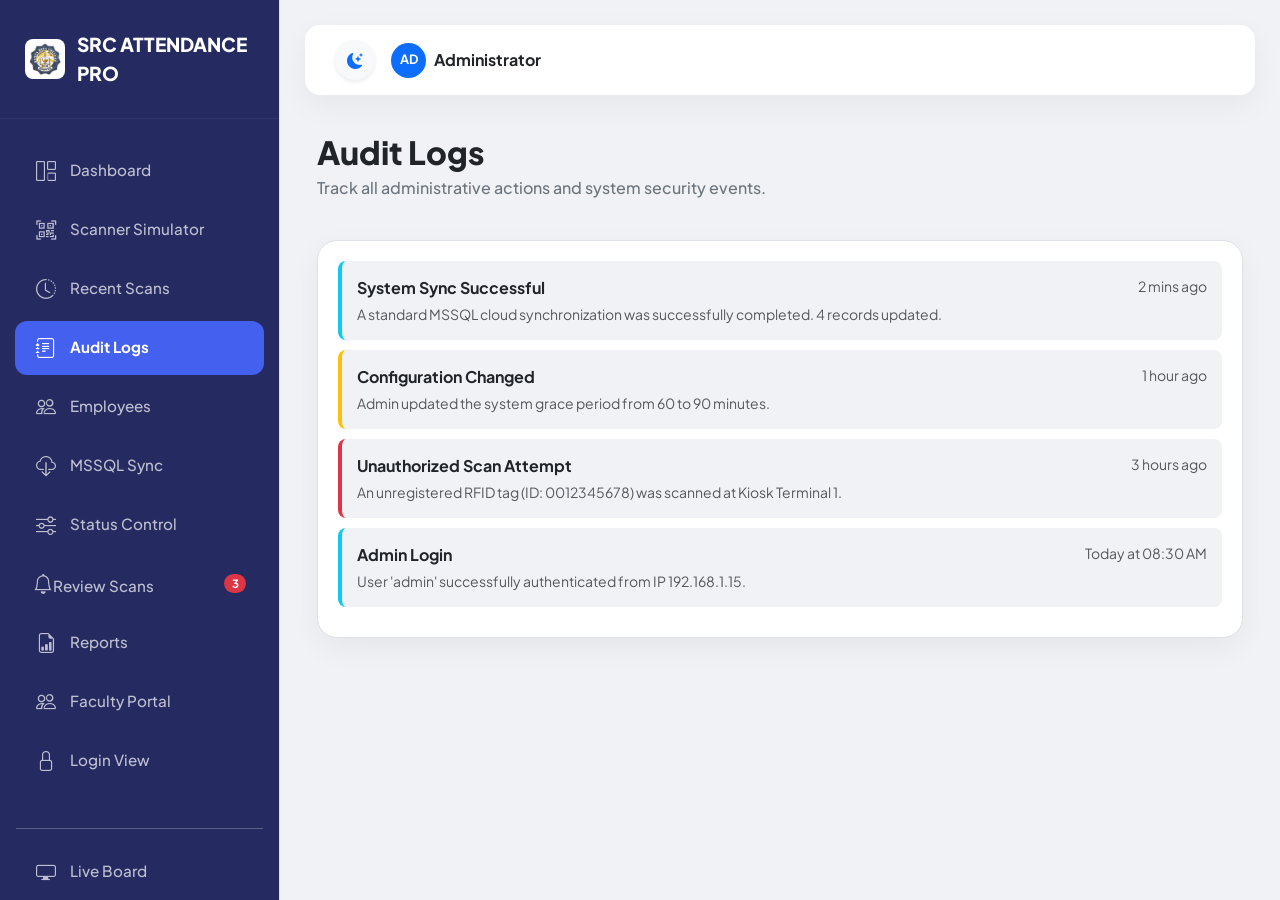
<file: admin-audit.html>
<!DOCTYPE html>
<html lang="en" data-theme="light">
<head>
    <meta charset="UTF-8">
    <meta name="viewport" content="width=device-width, initial-scale=1.0">
    <title>Audit Logs | SRC Attendance Pro</title>
    <link href="https://cdn.jsdelivr.net/npm/bootstrap@5.3.0/dist/css/bootstrap.min.css" rel="stylesheet">
    <link rel="stylesheet" href="https://cdn.jsdelivr.net/npm/bootstrap-icons@1.11.0/font/bootstrap-icons.css">
    <link href="https://fonts.googleapis.com/css2?family=Plus+Jakarta+Sans:wght@400;500;600;700;800&display=swap" rel="stylesheet">
    <link rel="stylesheet" href="css/demo-style.css">
    <script src="https://code.jquery.com/jquery-3.6.0.min.js"></script>
    <style>
        .log-container {
            background: var(--bg-card);
            border-radius: 20px;
            padding: 20px;
            border: 1px solid var(--border-color);
            box-shadow: var(--card-shadow);
        }
        .log-entry { border-left: 4px solid var(--primary); padding: 15px; margin-bottom: 10px; background: var(--bg-body); border-radius: 8px; }
        .log-entry.warn { border-left-color: var(--warning); }
        .log-entry.err { border-left-color: var(--danger); }
        .log-entry.info { border-left-color: var(--info); }
    </style>
</head>
<body>

    <aside id="sidebar">
        <div class="sidebar-brand">
            <img src="assets/logo.jpg" alt="Logo" class="sidebar-logo">
            <span>SRC ATTENDANCE PRO</span>
        </div>
        <nav class="nav-menu">
            <div class="nav-item"><a href="index.html" class="nav-link"><i class="bi bi-grid-1x2"></i><span>Dashboard</span></a></div>
            <div class="nav-item"><a href="scanner-simulator.html" class="nav-link"><i class="bi bi-qr-code-scan"></i><span>Scanner Simulator</span></a></div>
            <div class="nav-item"><a href="recent-scans.html" class="nav-link"><i class="bi bi-clock-history"></i><span>Recent Scans</span></a></div>
            <div class="nav-item"><a href="admin-audit.html" class="nav-link active"><i class="bi bi-journal-text"></i><span>Audit Logs</span></a></div>
            <div class="nav-item"><a href="admin-employees.html" class="nav-link"><i class="bi bi-people"></i><span>Employees</span></a></div>
            <div class="nav-item"><a href="admin-sync.html" class="nav-link"><i class="bi bi-cloud-download"></i><span>MSSQL Sync</span></a></div>
            <div class="nav-item"><a href="admin-status.html" class="nav-link"><i class="bi bi-sliders"></i><span>Status Control</span></a></div>
            <div class="nav-item"><a href="admin-review.html" class="nav-link d-flex justify-content-between align-items-center"><div><i class="bi bi-bell"></i><span>Review Scans</span></div><span class="badge bg-danger rounded-pill">3</span></a></div>
            <div class="nav-item"><a href="admin-reports.html" class="nav-link"><i class="bi bi-file-earmark-bar-graph"></i><span>Reports</span></a></div>
            <div class="nav-item"><a href="faculty.html" class="nav-link"><i class="bi bi-people"></i><span>Faculty Portal</span></a></div>
            <div class="nav-item"><a href="login.html" class="nav-link"><i class="bi bi-lock"></i><span>Login View</span></a></div>
            <div class="mt-auto py-4"><hr class="mx-3 opacity-25"><div class="nav-item"><a href="live.html" class="nav-link"><i class="bi bi-display"></i><span>Live Board</span></a></div></div>
        </nav>
    </aside>

    <div id="content">
        <div class="top-navbar">
            <button id="sidebarToggle" class="btn btn-light d-lg-none"><i class="bi bi-list"></i></button>
            <div class="d-flex align-items-center gap-3">
                <button id="theme-toggle" class="btn btn-light rounded-circle p-2 shadow-sm" style="width: 40px; height: 40px;"><i class="bi bi-moon-stars-fill text-primary"></i></button>
                <div class="dropdown">
                    <a href="#" class="d-flex align-items-center text-decoration-none">
                        <div class="bg-primary text-white rounded-circle me-2 d-flex align-items-center justify-content-center" style="width: 35px; height: 35px; font-weight: 700; font-size: 0.8rem;">AD</div>
                        <span class="fw-bold text-dark">Administrator</span>
                    </a>
                </div>
            </div>
        </div>

        <div class="container-fluid py-2">
            <div class="welcome-section">
                <h1>Audit Logs</h1>
                <p>Track all administrative actions and system security events.</p>
            </div>

            <div class="log-container">
                <div class="log-entry info">
                    <div class="d-flex justify-content-between mb-1">
                        <span class="fw-bold">System Sync Successful</span>
                        <span class="small text-muted">2 mins ago</span>
                    </div>
                    <p class="small mb-0 text-muted">A standard MSSQL cloud synchronization was successfully completed. 4 records updated.</p>
                </div>
                <div class="log-entry warn">
                    <div class="d-flex justify-content-between mb-1">
                        <span class="fw-bold">Configuration Changed</span>
                        <span class="small text-muted">1 hour ago</span>
                    </div>
                    <p class="small mb-0 text-muted">Admin updated the system grace period from 60 to 90 minutes.</p>
                </div>
                <div class="log-entry err">
                    <div class="d-flex justify-content-between mb-1">
                        <span class="fw-bold">Unauthorized Scan Attempt</span>
                        <span class="small text-muted">3 hours ago</span>
                    </div>
                    <p class="small mb-0 text-muted">An unregistered RFID tag (ID: 0012345678) was scanned at Kiosk Terminal 1.</p>
                </div>
                <div class="log-entry info">
                    <div class="d-flex justify-content-between mb-1">
                        <span class="fw-bold">Admin Login</span>
                        <span class="small text-muted">Today at 08:30 AM</span>
                    </div>
                    <p class="small mb-0 text-muted">User 'admin' successfully authenticated from IP 192.168.1.15.</p>
                </div>
            </div>
        </div>
    </div>

    <script src="https://cdn.jsdelivr.net/npm/bootstrap@5.3.0/dist/js/bootstrap.bundle.min.js"></script>
    <script>
        $(document).ready(function() {
            $('#sidebarToggle').click(function() { $('#sidebar').toggleClass('show'); });
            $('#theme-toggle').click(function() {
                const body = $('html');
                if (body.attr('data-theme') === 'light') body.attr('data-theme', 'dark');
                else body.attr('data-theme', 'light');
            });
        });
    </script>
</body>
</html>
</file>
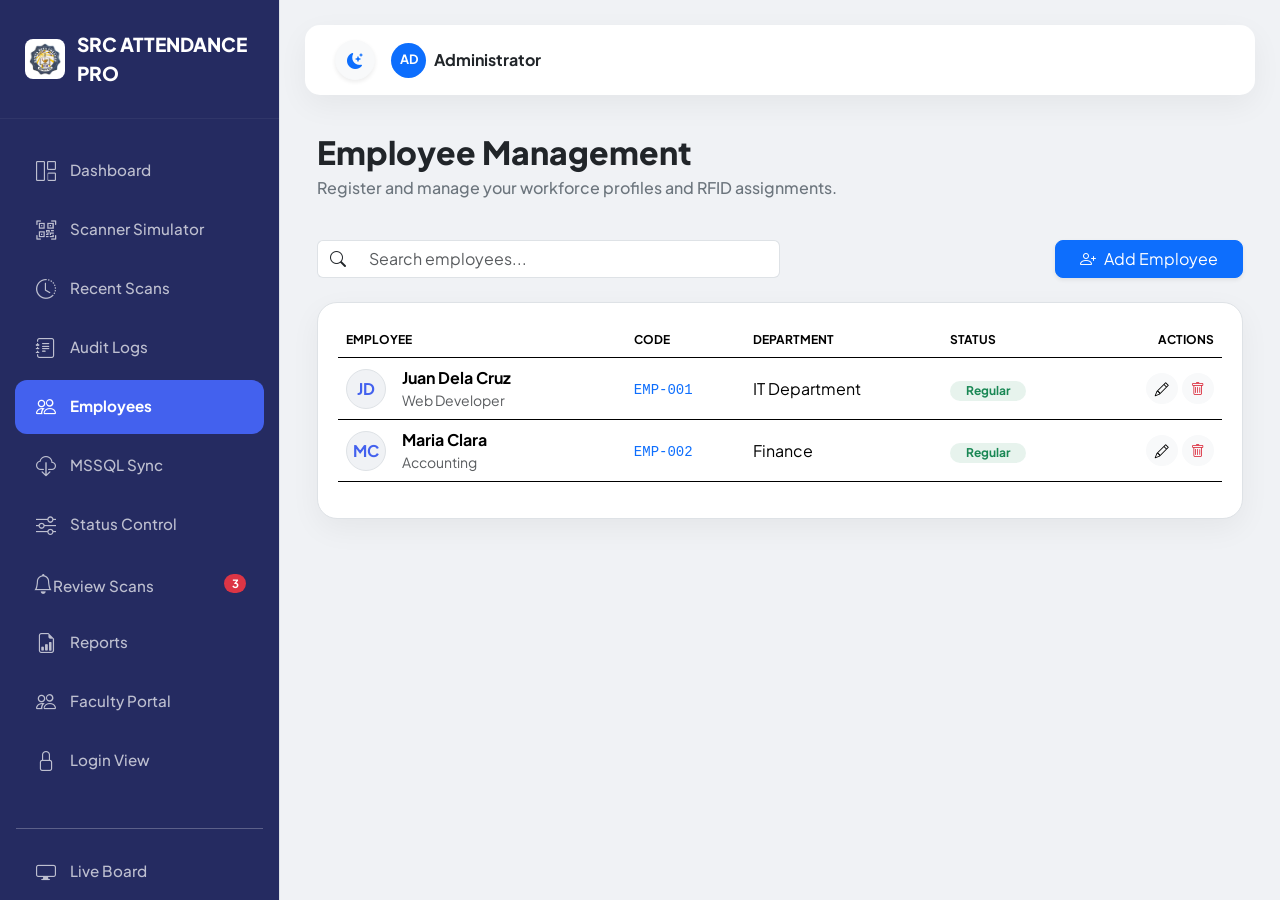
<file: admin-employees.html>
<!DOCTYPE html>
<html lang="en" data-theme="light">
<head>
    <meta charset="UTF-8">
    <meta name="viewport" content="width=device-width, initial-scale=1.0">
    <title>Employees | SRC Attendance Pro</title>
    <!-- CSS -->
    <link href="https://cdn.jsdelivr.net/npm/bootstrap@5.3.0/dist/css/bootstrap.min.css" rel="stylesheet">
    <link rel="stylesheet" href="https://cdn.jsdelivr.net/npm/bootstrap-icons@1.11.0/font/bootstrap-icons.css">
    <link href="https://fonts.googleapis.com/css2?family=Plus+Jakarta+Sans:wght@400;500;600;700;800&display=swap" rel="stylesheet">
    <link rel="stylesheet" href="css/demo-style.css">
    <script src="https://code.jquery.com/jquery-3.6.0.min.js"></script>
    <style>
        .table-container { background: var(--bg-card); border-radius: 20px; padding: 20px; border: 1px solid var(--border-color); box-shadow: var(--card-shadow); }
        .emp-row { transition: background 0.2s; }
        .emp-row:hover { background: var(--bg-body); }
        .avatar-sm { width: 40px; height: 40px; border-radius: 50%; background: var(--bg-body); display: flex; align-items: center; justify-content: center; font-weight: 700; color: var(--primary); border: 1px solid var(--border-color); }
    </style>
</head>
<body>
    <aside id="sidebar">
        <div class="sidebar-brand"><img src="assets/logo.jpg" alt="Logo" class="sidebar-logo"><span>SRC ATTENDANCE PRO</span></div>
        <nav class="nav-menu">
            <div class="nav-item"><a href="index.html" class="nav-link"><i class="bi bi-grid-1x2"></i><span>Dashboard</span></a></div>
            <div class="nav-item"><a href="scanner-simulator.html" class="nav-link"><i class="bi bi-qr-code-scan"></i><span>Scanner Simulator</span></a></div>
            <div class="nav-item"><a href="recent-scans.html" class="nav-link"><i class="bi bi-clock-history"></i><span>Recent Scans</span></a></div>
            <div class="nav-item"><a href="admin-audit.html" class="nav-link"><i class="bi bi-journal-text"></i><span>Audit Logs</span></a></div>
            <div class="nav-item"><a href="admin-employees.html" class="nav-link active"><i class="bi bi-people"></i><span>Employees</span></a></div>
            <div class="nav-item"><a href="admin-sync.html" class="nav-link"><i class="bi bi-cloud-download"></i><span>MSSQL Sync</span></a></div>
            <div class="nav-item"><a href="admin-status.html" class="nav-link"><i class="bi bi-sliders"></i><span>Status Control</span></a></div>
            <div class="nav-item"><a href="admin-review.html" class="nav-link d-flex justify-content-between align-items-center"><div><i class="bi bi-bell"></i><span>Review Scans</span></div><span class="badge bg-danger rounded-pill">3</span></a></div>
            <div class="nav-item"><a href="admin-reports.html" class="nav-link"><i class="bi bi-file-earmark-bar-graph"></i><span>Reports</span></a></div>
            <div class="nav-item"><a href="faculty.html" class="nav-link"><i class="bi bi-people"></i><span>Faculty Portal</span></a></div>
            <div class="nav-item"><a href="login.html" class="nav-link"><i class="bi bi-lock"></i><span>Login View</span></a></div>
            <div class="mt-auto py-4"><hr class="mx-3 opacity-25"><div class="nav-item"><a href="live.html" class="nav-link"><i class="bi bi-display"></i><span>Live Board</span></a></div></div>
        </nav>
    </aside>
    <div id="content">
        <div class="top-navbar">
            <button id="sidebarToggle" class="btn btn-light d-lg-none"><i class="bi bi-list"></i></button>
            <div class="d-flex align-items-center gap-3">
                <button id="theme-toggle" class="btn btn-light rounded-circle p-2 shadow-sm" style="width: 40px; height: 40px;"><i class="bi bi-moon-stars-fill text-primary"></i></button>
                <div class="dropdown">
                    <a href="#" class="d-flex align-items-center text-decoration-none"><div class="bg-primary text-white rounded-circle me-2 d-flex align-items-center justify-content-center" style="width: 35px; height: 35px; font-weight: 700; font-size: 0.8rem;">AD</div><span class="fw-bold text-dark d-none d-sm-inline">Administrator</span></a>
                </div>
            </div>
        </div>
        <div class="container-fluid py-2">
            <div class="welcome-section"><h1>Employee Management</h1><p>Register and manage your workforce profiles and RFID assignments.</p></div>
            <div class="d-flex justify-content-between mb-4"><div class="input-group w-50"><span class="input-group-text bg-white border-end-0"><i class="bi bi-search"></i></span><input type="text" class="form-control border-start-0" placeholder="Search employees..."></div><button class="btn btn-primary px-4 rounded-3 shadow-sm"><i class="bi bi-person-plus me-2"></i>Add Employee</button></div>
            <div class="table-container">
                <table class="table align-middle border-0">
                    <thead class="text-muted"><tr style="font-size: 0.75rem; text-transform: uppercase;"><th>Employee</th><th>Code</th><th>Department</th><th>Status</th><th class="text-end">Actions</th></tr></thead>
                    <tbody>
                        <tr class="emp-row"><td><div class="d-flex align-items-center gap-3"><div class="avatar-sm">JD</div><div><div class="fw-bold">Juan Dela Cruz</div><div class="small text-muted">Web Developer</div></div></div></td><td><code class="text-primary">EMP-001</code></td><td>IT Department</td><td><span class="badge bg-success bg-opacity-10 text-success rounded-pill px-3">Regular</span></td><td class="text-end"><button class="btn btn-light btn-sm rounded-circle me-1"><i class="bi bi-pencil"></i></button><button class="btn btn-light text-danger btn-sm rounded-circle"><i class="bi bi-trash"></i></button></td></tr>
                        <tr class="emp-row"><td><div class="d-flex align-items-center gap-3"><div class="avatar-sm">MC</div><div><div class="fw-bold">Maria Clara</div><div class="small text-muted">Accounting</div></div></div></td><td><code class="text-primary">EMP-002</code></td><td>Finance</td><td><span class="badge bg-success bg-opacity-10 text-success rounded-pill px-3">Regular</span></td><td class="text-end"><button class="btn btn-light btn-sm rounded-circle me-1"><i class="bi bi-pencil"></i></button><button class="btn btn-light text-danger btn-sm rounded-circle"><i class="bi bi-trash"></i></button></td></tr>
                    </tbody>
                </table>
            </div>
        </div>
    </div>
    <script src="https://cdn.jsdelivr.net/npm/bootstrap@5.3.0/dist/js/bootstrap.bundle.min.js"></script>
    <script>$(document).ready(function() { $('#sidebarToggle').click(function() { $('#sidebar').toggleClass('show'); }); $('#theme-toggle').click(function() { const body = $('html'); if (body.attr('data-theme') === 'light') body.attr('data-theme', 'dark'); else body.attr('data-theme', 'light'); }); });</script>
</body>
</html>
</file>
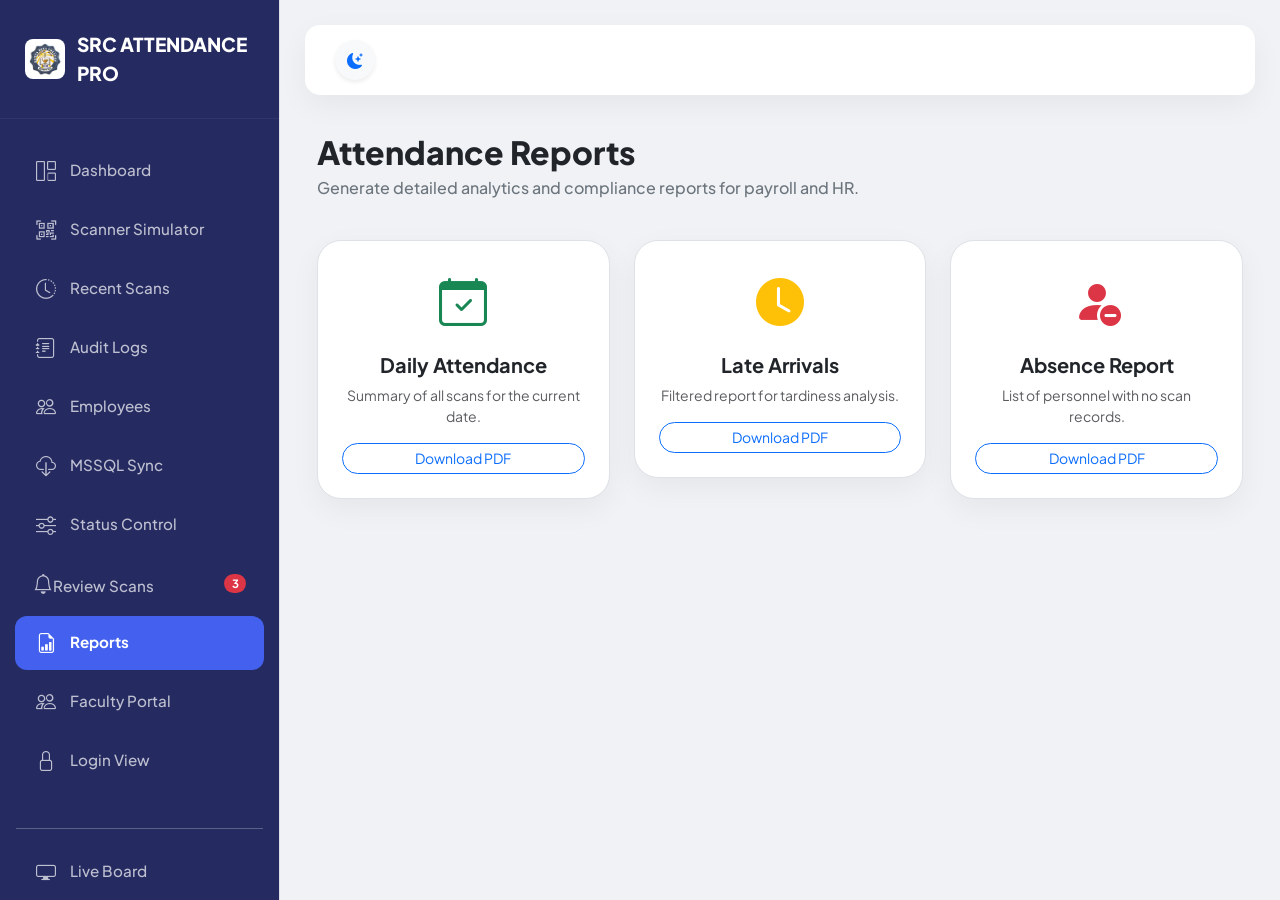
<file: admin-reports.html>
<!DOCTYPE html>
<html lang="en" data-theme="light">
<head>
    <meta charset="UTF-8">
    <meta name="viewport" content="width=device-width, initial-scale=1.0">
    <title>Reports | SRC Attendance Pro</title>
    <link href="https://cdn.jsdelivr.net/npm/bootstrap@5.3.0/dist/css/bootstrap.min.css" rel="stylesheet">
    <link rel="stylesheet" href="https://cdn.jsdelivr.net/npm/bootstrap-icons@1.11.0/font/bootstrap-icons.css">
    <link href="https://fonts.googleapis.com/css2?family=Plus+Jakarta+Sans:wght@400;500;600;700;800&display=swap" rel="stylesheet">
    <link rel="stylesheet" href="css/demo-style.css">
    <script src="https://code.jquery.com/jquery-3.6.0.min.js"></script>
</head>
<body>
    <aside id="sidebar">
        <div class="sidebar-brand">
            <img src="assets/logo.jpg" alt="Logo" class="sidebar-logo">
            <span>SRC ATTENDANCE PRO</span>
        </div>
        <nav class="nav-menu">
            <div class="nav-item"><a href="index.html" class="nav-link"><i class="bi bi-grid-1x2"></i><span>Dashboard</span></a></div>
            <div class="nav-item"><a href="scanner-simulator.html" class="nav-link"><i class="bi bi-qr-code-scan"></i><span>Scanner Simulator</span></a></div>
            <div class="nav-item"><a href="recent-scans.html" class="nav-link"><i class="bi bi-clock-history"></i><span>Recent Scans</span></a></div>
            <div class="nav-item"><a href="admin-audit.html" class="nav-link"><i class="bi bi-journal-text"></i><span>Audit Logs</span></a></div>
            <div class="nav-item"><a href="admin-employees.html" class="nav-link"><i class="bi bi-people"></i><span>Employees</span></a></div>
            <div class="nav-item"><a href="admin-sync.html" class="nav-link"><i class="bi bi-cloud-download"></i><span>MSSQL Sync</span></a></div>
            <div class="nav-item"><a href="admin-status.html" class="nav-link"><i class="bi bi-sliders"></i><span>Status Control</span></a></div>
            <div class="nav-item"><a href="admin-review.html" class="nav-link d-flex justify-content-between align-items-center"><div><i class="bi bi-bell"></i><span>Review Scans</span></div><span class="badge bg-danger rounded-pill">3</span></a></div>
            <div class="nav-item"><a href="admin-reports.html" class="nav-link active"><i class="bi bi-file-earmark-bar-graph"></i><span>Reports</span></a></div>
            <div class="nav-item"><a href="faculty.html" class="nav-link"><i class="bi bi-people"></i><span>Faculty Portal</span></a></div>
            <div class="nav-item"><a href="login.html" class="nav-link"><i class="bi bi-lock"></i><span>Login View</span></a></div>
            <div class="mt-auto py-4"><hr class="mx-3 opacity-25"><div class="nav-item"><a href="live.html" class="nav-link"><i class="bi bi-display"></i><span>Live Board</span></a></div></div>
        </nav>
    </aside>

    <div id="content">
        <div class="top-navbar">
            <button id="sidebarToggle" class="btn btn-light d-lg-none"><i class="bi bi-list"></i></button>
            <div class="d-flex align-items-center gap-3">
                <button id="theme-toggle" class="btn btn-light rounded-circle p-2 shadow-sm" style="width: 40px; height: 40px;"><i class="bi bi-moon-stars-fill text-primary"></i></button>
            </div>
        </div>

        <div class="container-fluid py-2">
            <div class="welcome-section">
                <h1>Attendance Reports</h1>
                <p>Generate detailed analytics and compliance reports for payroll and HR.</p>
            </div>

            <div class="row g-4">
                <div class="col-md-4">
                    <div class="action-card text-center p-4">
                        <i class="bi bi-calendar-check text-success mb-3 d-block" style="font-size: 3rem;"></i>
                        <h5 class="fw-bold">Daily Attendance</h5>
                        <p class="small text-muted">Summary of all scans for the current date.</p>
                        <button class="btn btn-outline-primary btn-sm w-100 rounded-pill">Download PDF</button>
                    </div>
                </div>
                <div class="col-md-4">
                    <div class="action-card text-center p-4">
                        <i class="bi bi-clock-fill text-warning mb-3 d-block" style="font-size: 3rem;"></i>
                        <h5 class="fw-bold">Late Arrivals</h5>
                        <p class="small text-muted">Filtered report for tardiness analysis.</p>
                        <button class="btn btn-outline-primary btn-sm w-100 rounded-pill">Download PDF</button>
                    </div>
                </div>
                <div class="col-md-4">
                    <div class="action-card text-center p-4">
                        <i class="bi bi-person-fill-dash text-danger mb-3 d-block" style="font-size: 3rem;"></i>
                        <h5 class="fw-bold">Absence Report</h5>
                        <p class="small text-muted">List of personnel with no scan records.</p>
                        <button class="btn btn-outline-primary btn-sm w-100 rounded-pill">Download PDF</button>
                    </div>
                </div>
            </div>
        </div>
    </div>

    <script>
        $(document).ready(function() {
            $('#sidebarToggle').click(function() { $('#sidebar').toggleClass('show'); });
            $('#theme-toggle').click(function() {
                const body = $('html');
                if (body.attr('data-theme') === 'light') body.attr('data-theme', 'dark');
                else body.attr('data-theme', 'light');
            });
        });
    </script>
</body>
</html>
</file>
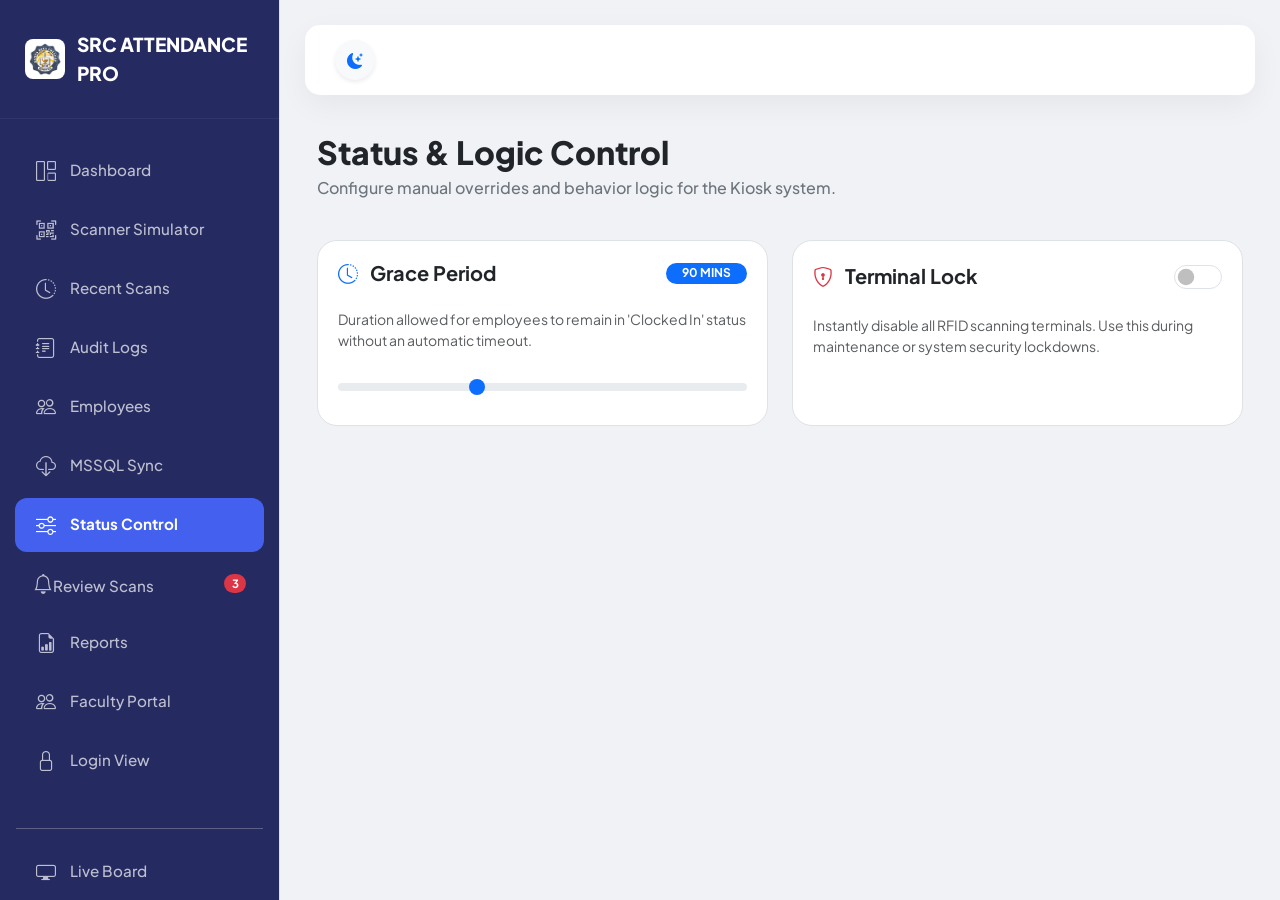
<file: admin-status.html>
<!DOCTYPE html>
<html lang="en" data-theme="light">
<head>
    <meta charset="UTF-8">
    <meta name="viewport" content="width=device-width, initial-scale=1.0">
    <title>Status Control | SRC Attendance Pro</title>
    <link href="https://cdn.jsdelivr.net/npm/bootstrap@5.3.0/dist/css/bootstrap.min.css" rel="stylesheet">
    <link rel="stylesheet" href="https://cdn.jsdelivr.net/npm/bootstrap-icons@1.11.0/font/bootstrap-icons.css">
    <link href="https://fonts.googleapis.com/css2?family=Plus+Jakarta+Sans:wght@400;500;600;700;800&display=swap" rel="stylesheet">
    <link rel="stylesheet" href="css/demo-style.css">
    <script src="https://code.jquery.com/jquery-3.6.0.min.js"></script>
    <style>
        .status-card { border-radius: 20px; border: 1px solid var(--border-color); padding: 20px; background: var(--bg-card); transition: transform 0.2s; }
        .status-card:hover { transform: translateY(-5px); }
        .form-switch .form-check-input { width: 3em; height: 1.5em; cursor: pointer; }
    </style>
</head>
<body>
    <aside id="sidebar">
        <div class="sidebar-brand">
            <img src="assets/logo.jpg" alt="Logo" class="sidebar-logo">
            <span>SRC ATTENDANCE PRO</span>
        </div>
        <nav class="nav-menu">
            <div class="nav-item"><a href="index.html" class="nav-link"><i class="bi bi-grid-1x2"></i><span>Dashboard</span></a></div>
            <div class="nav-item"><a href="scanner-simulator.html" class="nav-link"><i class="bi bi-qr-code-scan"></i><span>Scanner Simulator</span></a></div>
            <div class="nav-item"><a href="recent-scans.html" class="nav-link"><i class="bi bi-clock-history"></i><span>Recent Scans</span></a></div>
            <div class="nav-item"><a href="admin-audit.html" class="nav-link"><i class="bi bi-journal-text"></i><span>Audit Logs</span></a></div>
            <div class="nav-item"><a href="admin-employees.html" class="nav-link"><i class="bi bi-people"></i><span>Employees</span></a></div>
            <div class="nav-item"><a href="admin-sync.html" class="nav-link"><i class="bi bi-cloud-download"></i><span>MSSQL Sync</span></a></div>
            <div class="nav-item"><a href="admin-status.html" class="nav-link active"><i class="bi bi-sliders"></i><span>Status Control</span></a></div>
            <div class="nav-item"><a href="admin-review.html" class="nav-link d-flex justify-content-between align-items-center"><div><i class="bi bi-bell"></i><span>Review Scans</span></div><span class="badge bg-danger rounded-pill">3</span></a></div>
            <div class="nav-item"><a href="admin-reports.html" class="nav-link"><i class="bi bi-file-earmark-bar-graph"></i><span>Reports</span></a></div>
            <div class="nav-item"><a href="faculty.html" class="nav-link"><i class="bi bi-people"></i><span>Faculty Portal</span></a></div>
            <div class="nav-item"><a href="login.html" class="nav-link"><i class="bi bi-lock"></i><span>Login View</span></a></div>
            <div class="mt-auto py-4"><hr class="mx-3 opacity-25"><div class="nav-item"><a href="live.html" class="nav-link"><i class="bi bi-display"></i><span>Live Board</span></a></div></div>
        </nav>
    </aside>

    <div id="content">
        <div class="top-navbar">
            <button id="sidebarToggle" class="btn btn-light d-lg-none"><i class="bi bi-list"></i></button>
            <div class="d-flex align-items-center gap-3">
                <button id="theme-toggle" class="btn btn-light rounded-circle p-2 shadow-sm" style="width: 40px; height: 40px;"><i class="bi bi-moon-stars-fill text-primary"></i></button>
            </div>
        </div>

        <div class="container-fluid py-2">
            <div class="welcome-section">
                <h1>Status & Logic Control</h1>
                <p>Configure manual overrides and behavior logic for the Kiosk system.</p>
            </div>

            <div class="row g-4">
                <div class="col-md-6">
                    <div class="status-card h-100">
                        <div class="d-flex justify-content-between align-items-center mb-4">
                            <h5 class="fw-bold m-0"><i class="bi bi-clock-history text-primary me-2"></i> Grace Period</h5>
                            <span class="badge bg-primary rounded-pill px-3">90 MINS</span>
                        </div>
                        <p class="small text-muted mb-4">Duration allowed for employees to remain in 'Clocked In' status without an automatic timeout.</p>
                        <input type="range" class="form-range" min="15" max="240" step="15" value="90">
                    </div>
                </div>
                <div class="col-md-6">
                    <div class="status-card h-100">
                        <div class="d-flex justify-content-between align-items-center mb-4">
                            <h5 class="fw-bold m-0"><i class="bi bi-shield-lock text-danger me-2"></i> Terminal Lock</h5>
                            <div class="form-check form-switch"><input class="form-check-input" type="checkbox"></div>
                        </div>
                        <p class="small text-muted mb-4">Instantly disable all RFID scanning terminals. Use this during maintenance or system security lockdowns.</p>
                    </div>
                </div>
            </div>
        </div>
    </div>

    <script>
        $(document).ready(function() {
            $('#sidebarToggle').click(function() { $('#sidebar').toggleClass('show'); });
            $('#theme-toggle').click(function() {
                const body = $('html');
                if (body.attr('data-theme') === 'light') body.attr('data-theme', 'dark');
                else body.attr('data-theme', 'light');
            });
        });
    </script>
</body>
</html>
</file>
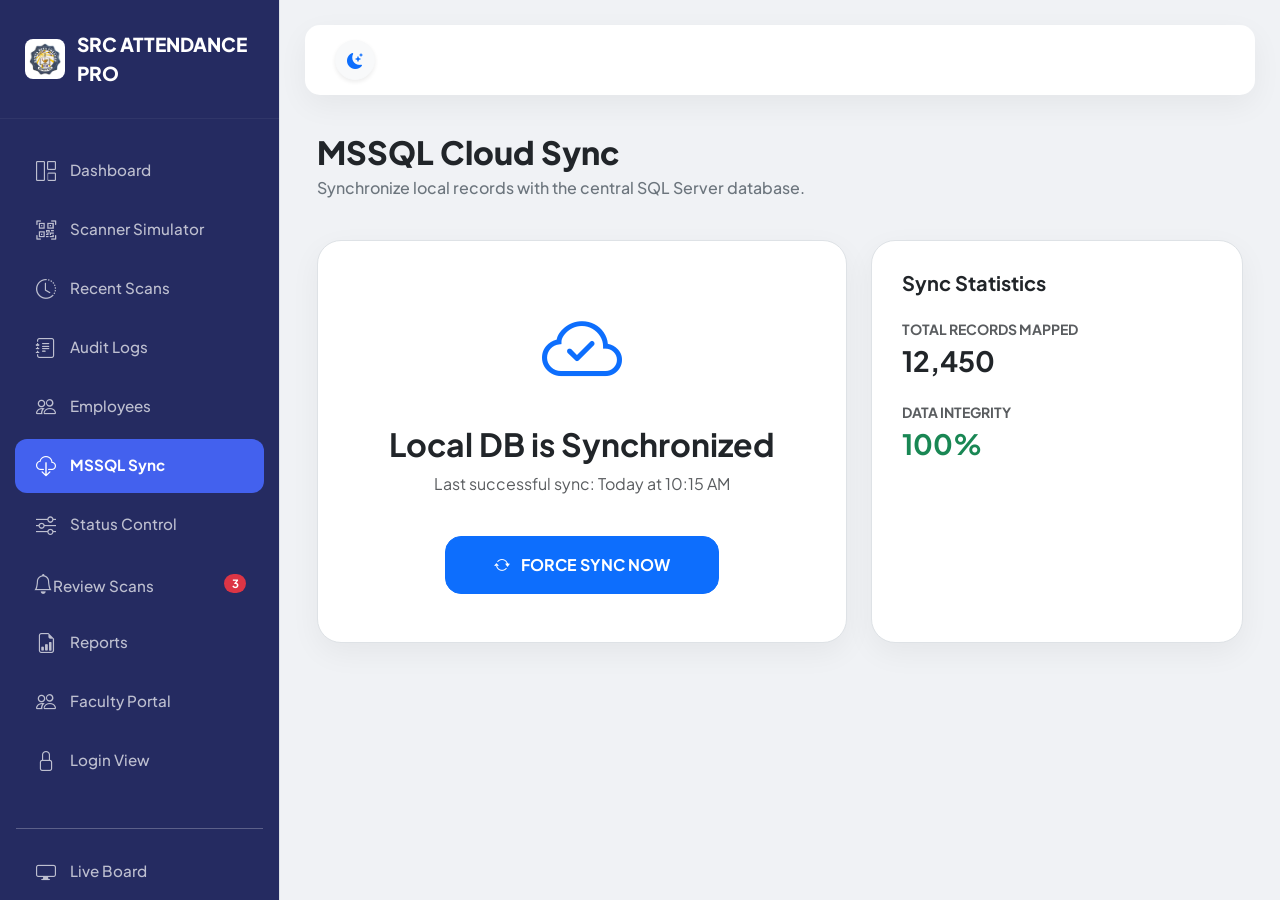
<file: admin-sync.html>
<!DOCTYPE html>
<html lang="en" data-theme="light">
<head>
    <meta charset="UTF-8">
    <meta name="viewport" content="width=device-width, initial-scale=1.0">
    <title>MSSQL Sync | SRC Attendance Pro</title>
    <link href="https://cdn.jsdelivr.net/npm/bootstrap@5.3.0/dist/css/bootstrap.min.css" rel="stylesheet">
    <link rel="stylesheet" href="https://cdn.jsdelivr.net/npm/bootstrap-icons@1.11.0/font/bootstrap-icons.css">
    <link href="https://fonts.googleapis.com/css2?family=Plus+Jakarta+Sans:wght@400;500;600;700;800&display=swap" rel="stylesheet">
    <link rel="stylesheet" href="css/demo-style.css">
    <script src="https://code.jquery.com/jquery-3.6.0.min.js"></script>
</head>
<body>
    <aside id="sidebar">
        <div class="sidebar-brand">
            <img src="assets/logo.jpg" alt="Logo" class="sidebar-logo">
            <span>SRC ATTENDANCE PRO</span>
        </div>
        <nav class="nav-menu">
            <div class="nav-item"><a href="index.html" class="nav-link"><i class="bi bi-grid-1x2"></i><span>Dashboard</span></a></div>
            <div class="nav-item"><a href="scanner-simulator.html" class="nav-link"><i class="bi bi-qr-code-scan"></i><span>Scanner Simulator</span></a></div>
            <div class="nav-item"><a href="recent-scans.html" class="nav-link"><i class="bi bi-clock-history"></i><span>Recent Scans</span></a></div>
            <div class="nav-item"><a href="admin-audit.html" class="nav-link"><i class="bi bi-journal-text"></i><span>Audit Logs</span></a></div>
            <div class="nav-item"><a href="admin-employees.html" class="nav-link"><i class="bi bi-people"></i><span>Employees</span></a></div>
            <div class="nav-item"><a href="admin-sync.html" class="nav-link active"><i class="bi bi-cloud-download"></i><span>MSSQL Sync</span></a></div>
            <div class="nav-item"><a href="admin-status.html" class="nav-link"><i class="bi bi-sliders"></i><span>Status Control</span></a></div>
            <div class="nav-item"><a href="admin-review.html" class="nav-link d-flex justify-content-between align-items-center"><div><i class="bi bi-bell"></i><span>Review Scans</span></div><span class="badge bg-danger rounded-pill">3</span></a></div>
            <div class="nav-item"><a href="admin-reports.html" class="nav-link"><i class="bi bi-file-earmark-bar-graph"></i><span>Reports</span></a></div>
            <div class="nav-item"><a href="faculty.html" class="nav-link"><i class="bi bi-people"></i><span>Faculty Portal</span></a></div>
            <div class="nav-item"><a href="login.html" class="nav-link"><i class="bi bi-lock"></i><span>Login View</span></a></div>
            <div class="mt-auto py-4"><hr class="mx-3 opacity-25"><div class="nav-item"><a href="live.html" class="nav-link"><i class="bi bi-display"></i><span>Live Board</span></a></div></div>
        </nav>
    </aside>

    <div id="content">
        <div class="top-navbar">
            <button id="sidebarToggle" class="btn btn-light d-lg-none"><i class="bi bi-list"></i></button>
            <div class="d-flex align-items-center gap-3">
                <button id="theme-toggle" class="btn btn-light rounded-circle p-2 shadow-sm" style="width: 40px; height: 40px;"><i class="bi bi-moon-stars-fill text-primary"></i></button>
            </div>
        </div>

        <div class="container-fluid py-2">
            <div class="welcome-section">
                <h1>MSSQL Cloud Sync</h1>
                <p>Synchronize local records with the central SQL Server database.</p>
            </div>

            <div class="row g-4">
                <div class="col-md-7">
                    <div class="action-card text-center py-5">
                        <i class="bi bi-cloud-check text-primary" style="font-size: 5rem;"></i>
                        <h2 class="fw-bold mt-3">Local DB is Synchronized</h2>
                        <p class="text-muted">Last successful sync: Today at 10:15 AM</p>
                        <button class="btn btn-primary px-5 py-3 rounded-4 fw-bold mt-4" id="syncBtn">
                            <span id="syncText"><i class="bi bi-arrow-repeat me-2"></i> FORCE SYNC NOW</span>
                        </button>
                    </div>
                </div>
                <div class="col-md-5">
                    <div class="action-card h-100">
                        <h5 class="fw-bold mb-4">Sync Statistics</h5>
                        <div class="mb-4">
                            <label class="small text-muted fw-bold d-block mb-1">TOTAL RECORDS MAPPED</label>
                            <h3 class="fw-bold">12,450</h3>
                        </div>
                        <div class="mb-4">
                            <label class="small text-muted fw-bold d-block mb-1">DATA INTEGRITY</label>
                            <h3 class="fw-bold text-success">100%</h3>
                        </div>
                    </div>
                </div>
            </div>
        </div>
    </div>

    <script>
        $(document).ready(function() {
            $('#sidebarToggle').click(function() { $('#sidebar').toggleClass('show'); });
            $('#theme-toggle').click(function() {
                const body = $('html');
                if (body.attr('data-theme') === 'light') body.attr('data-theme', 'dark');
                else body.attr('data-theme', 'light');
            });
            $('#syncBtn').click(function() {
                $(this).addClass('disabled').html('<span class="spinner-border spinner-border-sm me-2"></span> SYNCING...');
                setTimeout(() => {
                    $(this).removeClass('disabled').html('<i class="bi bi-check-lg me-2"></i> SYNC COMPLETE');
                    setTimeout(() => { $(this).html('<i class="bi bi-arrow-repeat me-2"></i> FORCE SYNC NOW'); }, 2000);
                }, 3000);
            });
        });
    </script>
</body>
</html>
</file>
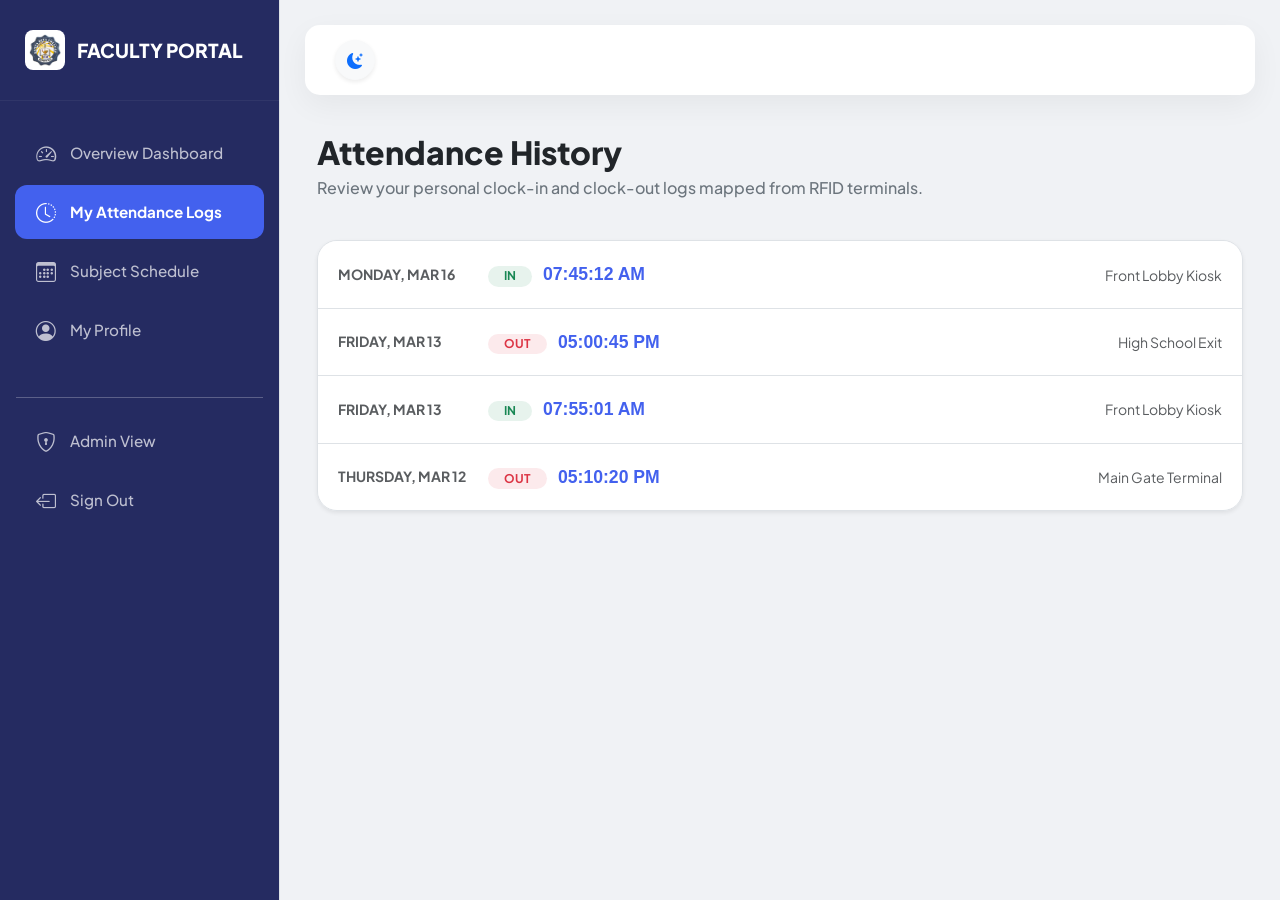
<file: faculty-scans.html>
<!DOCTYPE html>
<html lang="en" data-theme="light">
<head>
    <meta charset="UTF-8">
    <meta name="viewport" content="width=device-width, initial-scale=1.0">
    <title>My Attendance Logs | SRC Attendance Pro</title>
    <link href="https://cdn.jsdelivr.net/npm/bootstrap@5.3.0/dist/css/bootstrap.min.css" rel="stylesheet">
    <link rel="stylesheet" href="https://cdn.jsdelivr.net/npm/bootstrap-icons@1.11.0/font/bootstrap-icons.css">
    <link href="https://fonts.googleapis.com/css2?family=Plus+Jakarta+Sans:wght@400;500;600;700;800&display=swap" rel="stylesheet">
    <link rel="stylesheet" href="css/demo-style.css">
    <script src="https://code.jquery.com/jquery-3.6.0.min.js"></script>
    <style>
        .log-list { border-radius: 20px; overflow: hidden; border: 1px solid var(--border-color); }
        .log-item { background: var(--bg-card); padding: 20px; display: flex; align-items: center; border-bottom: 1px solid var(--border-color); }
        .log-item:last-child { border-bottom: none; }
        .log-date { width: 150px; }
        .log-time { font-family: 'Outfit', sans-serif; font-weight: 800; font-size: 1.1rem; color: var(--primary); }
    </style>
</head>
<body>
    <aside id="sidebar">
        <div class="sidebar-brand"><img src="assets/logo.jpg" alt="Logo" class="sidebar-logo"><span>FACULTY PORTAL</span></div>
        <nav class="nav-menu">
            <div class="nav-item"><a href="faculty.html" class="nav-link"><i class="bi bi-speedometer2"></i><span>Overview Dashboard</span></a></div>
            <div class="nav-item"><a href="faculty-scans.html" class="nav-link active"><i class="bi bi-clock-history"></i><span>My Attendance Logs</span></a></div>
            <div class="nav-item"><a href="faculty-schedule.html" class="nav-link"><i class="bi bi-calendar3"></i><span>Subject Schedule</span></a></div>
            <div class="nav-item"><a href="faculty-profile.html" class="nav-link"><i class="bi bi-person-circle"></i><span>My Profile</span></a></div>
            <div class="mt-auto py-4"><hr class="mx-3 opacity-25"><div class="nav-item"><a href="index.html" class="nav-link"><i class="bi bi-shield-lock"></i><span>Admin View</span></a></div><div class="nav-item"><a href="login.html" class="nav-link"><i class="bi bi-box-arrow-left"></i><span>Sign Out</span></a></div></div>
        </nav>
    </aside>

    <div id="content">
        <div class="top-navbar">
            <button id="sidebarToggle" class="btn btn-light d-lg-none"><i class="bi bi-list"></i></button>
            <div class="d-flex align-items-center gap-3">
                <button id="theme-toggle" class="btn btn-light rounded-circle p-2 shadow-sm" style="width: 40px; height: 40px;"><i class="bi bi-moon-stars-fill text-primary"></i></button>
            </div>
        </div>

        <div class="container-fluid py-2">
            <div class="welcome-section">
                <h1>Attendance History</h1>
                <p>Review your personal clock-in and clock-out logs mapped from RFID terminals.</p>
            </div>

            <div class="log-list shadow-sm">
                <div class="log-item">
                    <div class="log-date text-muted small fw-bold">MONDAY, MAR 16</div>
                    <div class="flex-grow-1"><span class="badge bg-success bg-opacity-10 text-success rounded-pill px-3">IN</span> <span class="log-time ms-2">07:45:12 AM</span></div>
                    <div class="text-end"><span class="small text-muted">Front Lobby Kiosk</span></div>
                </div>
                <div class="log-item">
                    <div class="log-date text-muted small fw-bold">FRIDAY, MAR 13</div>
                    <div class="flex-grow-1"><span class="badge bg-danger bg-opacity-10 text-danger rounded-pill px-3">OUT</span> <span class="log-time ms-2">05:00:45 PM</span></div>
                    <div class="text-end"><span class="small text-muted">High School Exit</span></div>
                </div>
                <div class="log-item">
                    <div class="log-date text-muted small fw-bold">FRIDAY, MAR 13</div>
                    <div class="flex-grow-1"><span class="badge bg-success bg-opacity-10 text-success rounded-pill px-3">IN</span> <span class="log-time ms-2">07:55:01 AM</span></div>
                    <div class="text-end"><span class="small text-muted">Front Lobby Kiosk</span></div>
                </div>
                <div class="log-item">
                    <div class="log-date text-muted small fw-bold">THURSDAY, MAR 12</div>
                    <div class="flex-grow-1"><span class="badge bg-danger bg-opacity-10 text-danger rounded-pill px-3">OUT</span> <span class="log-time ms-2">05:10:20 PM</span></div>
                    <div class="text-end"><span class="small text-muted">Main Gate Terminal</span></div>
                </div>
            </div>
        </div>
    </div>

    <script>
        $(document).ready(function() {
            $('#sidebarToggle').click(function() { $('#sidebar').toggleClass('show'); });
            $('#theme-toggle').click(function() {
                const body = $('html');
                if (body.attr('data-theme') === 'light') body.attr('data-theme', 'dark');
                else body.attr('data-theme', 'light');
            });
        });
    </script>
</body>
</html>
</file>
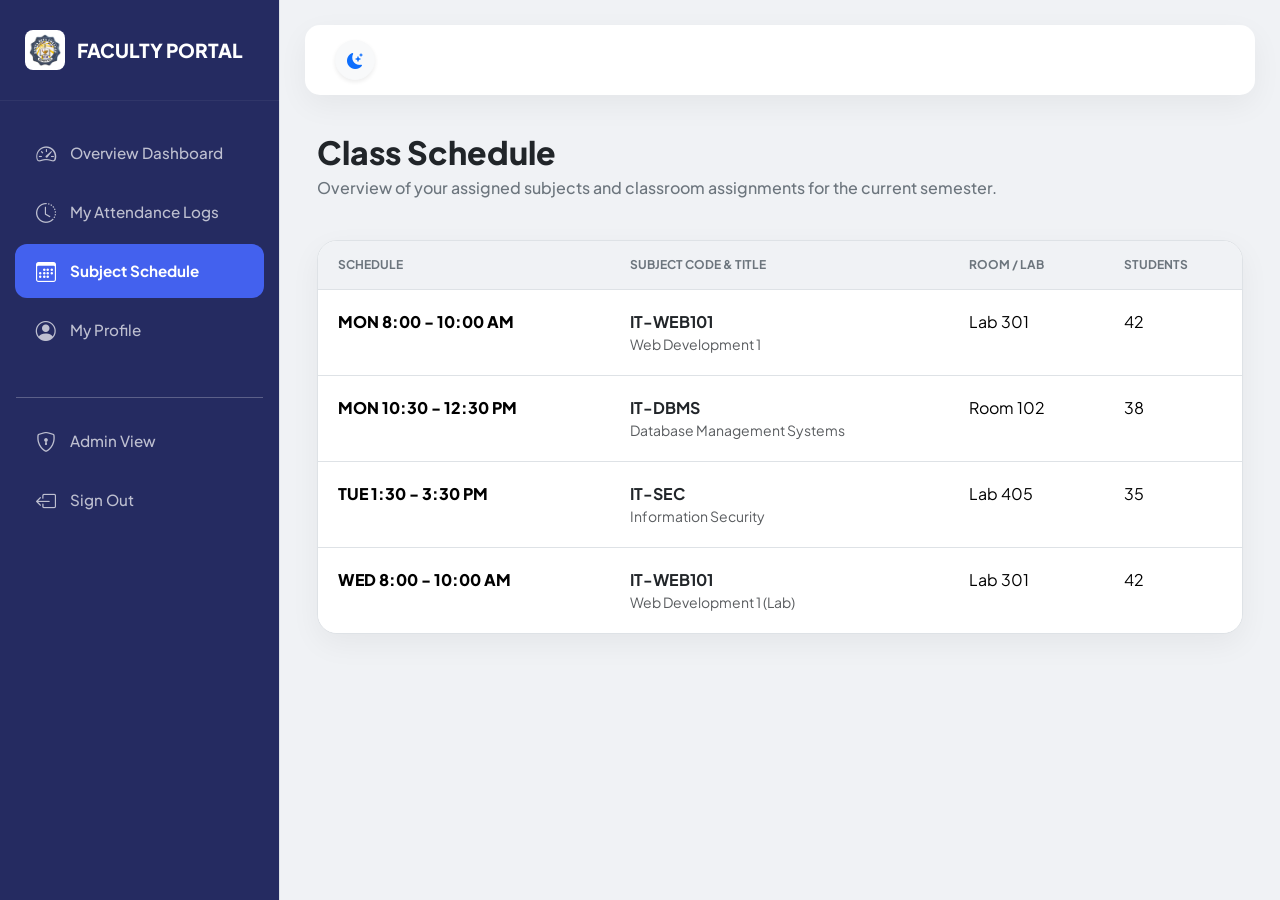
<file: faculty-schedule.html>
<!DOCTYPE html>
<html lang="en" data-theme="light">
<head>
    <meta charset="UTF-8">
    <meta name="viewport" content="width=device-width, initial-scale=1.0">
    <title>Subject Schedule | SRC Attendance Pro</title>
    <link href="https://cdn.jsdelivr.net/npm/bootstrap@5.3.0/dist/css/bootstrap.min.css" rel="stylesheet">
    <link rel="stylesheet" href="https://cdn.jsdelivr.net/npm/bootstrap-icons@1.11.0/font/bootstrap-icons.css">
    <link href="https://fonts.googleapis.com/css2?family=Plus+Jakarta+Sans:wght@400;500;600;700;800&display=swap" rel="stylesheet">
    <link rel="stylesheet" href="css/demo-style.css">
    <script src="https://code.jquery.com/jquery-3.6.0.min.js"></script>
    <style>
        .schedule-card { border-radius: 20px; border: 1px solid var(--border-color); background: var(--bg-card); padding: 0; overflow: hidden; box-shadow: var(--card-shadow); }
        .schedule-table th { background: var(--bg-body); padding: 15px 20px; font-size: 0.75rem; text-transform: uppercase; color: var(--text-muted); }
        .schedule-table td { padding: 20px; border-bottom: 1px solid var(--border-color); }
        .schedule-table tr:last-child td { border-bottom: none; }
        .time-slot { font-weight: 800; color: var(--primary); }
    </style>
</head>
<body>
    <aside id="sidebar">
        <div class="sidebar-brand"><img src="assets/logo.jpg" alt="Logo" class="sidebar-logo"><span>FACULTY PORTAL</span></div>
        <nav class="nav-menu">
            <div class="nav-item"><a href="faculty.html" class="nav-link"><i class="bi bi-speedometer2"></i><span>Overview Dashboard</span></a></div>
            <div class="nav-item"><a href="faculty-scans.html" class="nav-link"><i class="bi bi-clock-history"></i><span>My Attendance Logs</span></a></div>
            <div class="nav-item"><a href="faculty-schedule.html" class="nav-link active"><i class="bi bi-calendar3"></i><span>Subject Schedule</span></a></div>
            <div class="nav-item"><a href="faculty-profile.html" class="nav-link"><i class="bi bi-person-circle"></i><span>My Profile</span></a></div>
            <div class="mt-auto py-4"><hr class="mx-3 opacity-25"><div class="nav-item"><a href="index.html" class="nav-link"><i class="bi bi-shield-lock"></i><span>Admin View</span></a></div><div class="nav-item"><a href="login.html" class="nav-link"><i class="bi bi-box-arrow-left"></i><span>Sign Out</span></a></div></div>
        </nav>
    </aside>

    <div id="content">
        <div class="top-navbar">
            <button id="sidebarToggle" class="btn btn-light d-lg-none"><i class="bi bi-list"></i></button>
            <div class="d-flex align-items-center gap-3">
                <button id="theme-toggle" class="btn btn-light rounded-circle p-2 shadow-sm" style="width: 40px; height: 40px;"><i class="bi bi-moon-stars-fill text-primary"></i></button>
            </div>
        </div>

        <div class="container-fluid py-2">
            <div class="welcome-section">
                <h1>Class Schedule</h1>
                <p>Overview of your assigned subjects and classroom assignments for the current semester.</p>
            </div>

            <div class="schedule-card">
                <div class="table-responsive">
                    <table class="table schedule-table m-0">
                        <thead>
                            <tr>
                                <th>Schedule</th>
                                <th>Subject Code & Title</th>
                                <th>Room / Lab</th>
                                <th>Students</th>
                            </tr>
                        </thead>
                        <tbody>
                            <tr>
                                <td class="time-slot">MON 8:00 - 10:00 AM</td>
                                <td>
                                    <div class="fw-bold text-dark">IT-WEB101</div>
                                    <div class="small text-muted">Web Development 1</div>
                                </td>
                                <td>Lab 301</td>
                                <td>42</td>
                            </tr>
                            <tr>
                                <td class="time-slot">MON 10:30 - 12:30 PM</td>
                                <td>
                                    <div class="fw-bold text-dark">IT-DBMS</div>
                                    <div class="small text-muted">Database Management Systems</div>
                                </td>
                                <td>Room 102</td>
                                <td>38</td>
                            </tr>
                            <tr>
                                <td class="time-slot">TUE 1:30 - 3:30 PM</td>
                                <td>
                                    <div class="fw-bold text-dark">IT-SEC</div>
                                    <div class="small text-muted">Information Security</div>
                                </td>
                                <td>Lab 405</td>
                                <td>35</td>
                            </tr>
                            <tr>
                                <td class="time-slot">WED 8:00 - 10:00 AM</td>
                                <td>
                                    <div class="fw-bold text-dark">IT-WEB101</div>
                                    <div class="small text-muted">Web Development 1 (Lab)</div>
                                </td>
                                <td>Lab 301</td>
                                <td>42</td>
                            </tr>
                        </tbody>
                    </table>
                </div>
            </div>
        </div>
    </div>

    <script>
        $(document).ready(function() {
            $('#sidebarToggle').click(function() { $('#sidebar').toggleClass('show'); });
            $('#theme-toggle').click(function() {
                const body = $('html');
                if (body.attr('data-theme') === 'light') body.attr('data-theme', 'dark');
                else body.attr('data-theme', 'light');
            });
        });
    </script>
</body>
</html>
</file>
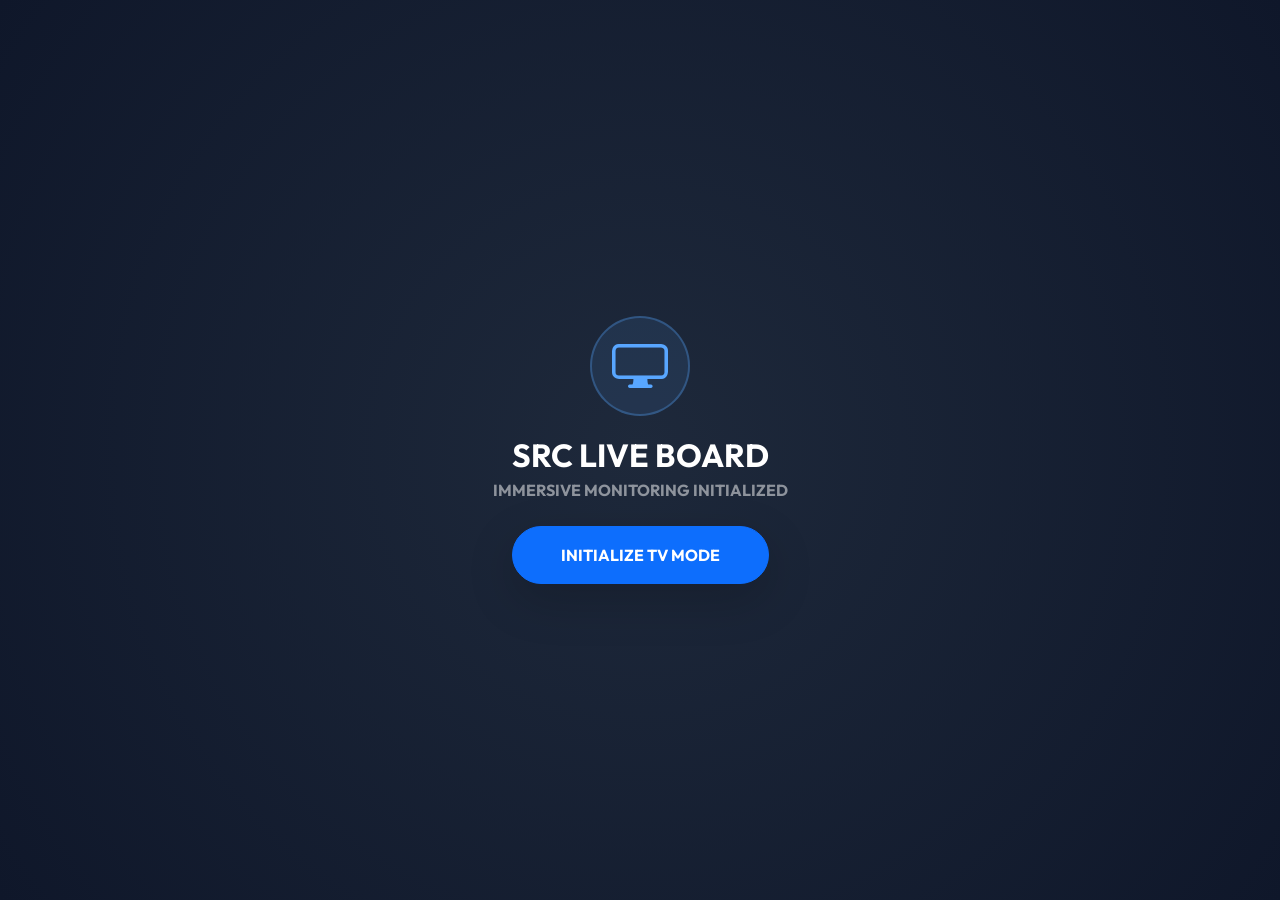
<file: live.html>
<!DOCTYPE html>
<html lang="en" data-theme="dark">
<head>
    <meta charset="UTF-8">
    <meta name="viewport" content="width=device-width, initial-scale=1.0">
    <title>Live Monitoring | SRC Attendance Pro</title>
    <link href="https://fonts.googleapis.com/css2?family=Outfit:wght@400;600;800&display=swap" rel="stylesheet">
    <link href="https://cdn.jsdelivr.net/npm/bootstrap@5.3.0/dist/css/bootstrap.min.css" rel="stylesheet">
    <link rel="stylesheet" href="https://cdn.jsdelivr.net/npm/bootstrap-icons@1.11.0/font/bootstrap-icons.css">
    <link rel="stylesheet" href="https://cdnjs.cloudflare.com/ajax/libs/animate.css/4.1.1/animate.min.css"/>
    <link rel="stylesheet" href="css/demo-style.css">
    <script src="https://code.jquery.com/jquery-3.6.0.min.js"></script>
    <style>
        :root {
            --bg-body: #f8fafc;
            --bg-card: #ffffff;
            --text-main: #0f172a;
            --text-dim: #64748b;
            --color-in: #10b981;
            --color-out: #ef4444;
            --color-outside: #f59e0b;
            --color-official: #3b82f6;
            --color-early-out: #40e0d0;
            --color-personal-exceeded: #ec4899;
            --glow-in: rgba(16, 185, 129, 0.15);
            --glow-official: rgba(59,130,246,0.15);
            --glow-exceeded: rgba(236,72,153,0.15);
            --header-bg: linear-gradient(to right, #ffffff, #f1f5f9);
            --border-color: #e2e8f0;
            --grid-cols: 10;
        }

        [data-theme="dark"] {
            --bg-body: #0a0e14;
            --bg-card: #151b23;
            --text-main: #ffffff;
            --text-dim: #8b949e;
            --color-in: #238636;
            --color-out: #da3633;
            --color-outside: #d29922;
            --color-official: #1f6feb;
            --color-personal-exceeded: #d63384;
            --glow-in: rgba(35, 134, 54, 0.4);
            --glow-official: rgba(31,111,235,0.3);
            --glow-exceeded: rgba(214,51,132,0.3);
            --header-bg: linear-gradient(to right, #161b22, #0d1117);
            --border-color: #30363d;
        }

        body {
            font-family: 'Outfit', sans-serif;
            background-color: var(--bg-body);
            color: var(--text-main);
            overflow: hidden;
            height: 100vh;
            display: flex;
            flex-direction: column;
        }

        header {
            height: 80px;
            padding: 0 40px;
            background: var(--header-bg);
            display: flex;
            justify-content: space-between;
            align-items: center;
            border-bottom: 2px solid var(--border-color);
            flex-shrink: 0;
            z-index: 100;
        }

        .title-group h1 {
            font-size: 1.8rem;
            font-weight: 800;
            color: #58a6ff;
            margin: 0;
            letter-spacing: -1px;
        }

        .header-right { display: flex; align-items: center; gap: 25px; }
        .live-clock { text-align: right; min-width: 200px; }
        #current-time { font-size: 2rem; font-weight: 800; display: block; line-height: 1; }
        #current-date { color: var(--text-dim); font-size: 0.9rem; font-weight: 600; text-transform: uppercase; }

        .summary-bar {
            display: flex;
            justify-content: center;
            padding: 10px 40px;
            background: var(--bg-card);
            border-bottom: 2px solid var(--border-color);
            gap: 15px;
            z-index: 90;
        }

        .summary-card {
            display: flex;
            align-items: center;
            gap: 10px;
            padding: 6px 15px;
            border-radius: 12px;
            background: var(--bg-body);
            border: 1px solid var(--border-color);
            transition: transform 0.2s;
            cursor: pointer;
        }
        .summary-card:hover { transform: translateY(-2px); border-color: #58a6ff; }
        .summary-card.active { background: #58a6ff; color: white; border-color: #58a6ff; }
        .summary-card.active .summary-label, .summary-card.active .summary-count { color: white; }

        .summary-icon {
            width: 32px;
            height: 32px;
            border-radius: 8px;
            display: flex;
            align-items: center;
            justify-content: center;
            font-size: 1.1rem;
            color: white;
        }
        .s-total .summary-icon { background: #58a6ff; }
        .s-in .summary-icon { background: var(--color-in); }
        .s-out .summary-icon { background: var(--color-out); }
        .s-official .summary-icon { background: var(--color-official); }
        .s-personal .summary-icon { background: var(--color-personal-exceeded); }

        .summary-info { display: flex; flex-direction: column; }
        .summary-label { font-size: 0.6rem; font-weight: 800; text-transform: uppercase; color: var(--text-dim); }
        .summary-count { font-size: 1.2rem; font-weight: 800; line-height: 1; }

        main {
            flex: 1;
            padding: 15px;
            overflow: hidden;
            display: flex;
            flex-direction: column;
        }

        .status-grid {
            display: grid;
            grid-template-columns: repeat(10, 1fr);
            grid-template-rows: repeat(4, 1fr);
            gap: 8px;
            flex: 1;
        }

        .emp-card {
            background: var(--bg-card);
            border: 1px solid var(--border-color);
            border-radius: 12px;
            padding: 10px 6px;
            display: flex;
            flex-direction: column;
            align-items: center;
            text-align: center;
            position: relative;
            transition: all 0.2s;
            box-shadow: 0 4px 10px rgba(0,0,0,0.05);
            overflow: hidden;
        }
        .emp-card:hover { transform: translateY(-5px); box-shadow: 0 10px 25px rgba(0,0,0,0.2); z-index: 10; border-color: #58a6ff; }

        .emp-card::before { content: ''; position: absolute; top: 0; left: 0; right: 0; height: 4px; border-radius: 12px 12px 0 0; background: #94a3b8; }
        .status-in::before { background: var(--color-in); }
        .status-out::before { background: var(--color-out); }
        .status-official::before { background: var(--color-official); }
        .status-personal::before { background: #f97316; }
        .status-exceeded::before { background: var(--color-personal-exceeded); }

        .profile-ring {
            width: 65px;
            height: 65px;
            border-radius: 50%;
            border: 3px solid var(--border-color);
            overflow: hidden;
            margin-bottom: 6px;
            background: var(--bg-body);
            transition: border-color 0.2s;
        }
        .status-in .profile-ring { border-color: var(--color-in); }
        .status-official .profile-ring { border-color: var(--color-official); }
        .status-personal .profile-ring { border-color: #f97316; }
        .status-exceeded .profile-ring { border-color: var(--color-personal-exceeded); }

        .profile-pic { width: 100%; height: 100%; object-fit: cover; }

        .emp-name { font-size: 0.8rem; font-weight: 800; line-height: 1.1; margin-bottom: 2px; width: 100%; overflow: hidden; text-overflow: ellipsis; white-space: nowrap; }
        .emp-dept { font-size: 0.6rem; font-weight: 700; color: #58a6ff; text-transform: uppercase; margin-bottom: 4px; }
        
        .status-badge {
            font-size: 0.55rem;
            font-weight: 800;
            padding: 2px 8px;
            border-radius: 20px;
            text-transform: uppercase;
            margin-bottom: 4px;
        }
        .bg-in { background: var(--color-in); color: white; }
        .bg-out { background: var(--color-out); color: white; }
        .bg-official { background: var(--color-official); color: white; }
        .bg-personal { background: #f97316; color: white; }
        .bg-exceeded { background: var(--color-personal-exceeded); color: white; }

        .time-label { font-size: 0.65rem; font-weight: 700; color: var(--text-dim); background: rgba(0,0,0,0.05); padding: 1px 8px; border-radius: 4px; }

        /* Hover Tooltip */
        .time-records-popup {
            position: absolute;
            inset: 0;
            background: var(--bg-card);
            padding: 12px;
            display: flex;
            flex-direction: column;
            gap: 8px;
            transform: translateY(100%);
            transition: transform 0.3s cubic-bezier(0.165, 0.84, 0.44, 1);
            z-index: 5;
            text-align: left;
        }
        .emp-card:hover .time-records-popup { transform: translateY(0); }
        .record-item { display: flex; justify-content: space-between; align-items: center; border-bottom: 1px solid var(--border-color); padding-bottom: 4px; }
        .record-item:last-child { border-bottom: none; }
        .record-label { font-size: 0.6rem; text-transform: uppercase; font-weight: 800; color: var(--text-dim); }
        .record-time { font-size: 0.85rem; font-weight: 800; color: #58a6ff; }

        /* Controls */
        .monitor-btn { background: var(--bg-card); border: 1px solid var(--border-color); color: var(--text-main); width: 42px; height: 42px; border-radius: 10px; display: flex; align-items: center; justify-content: center; font-size: 1.2rem; cursor: pointer; transition: all 0.2s; }
        .monitor-btn:hover { background: #58a6ff; color: white; transform: scale(1.1); }

        .tv-legend { display: flex; gap: 15px; margin-right: 20px; }
        .legend-item { display: flex; align-items: center; gap: 6px; font-size: 0.75rem; font-weight: 700; color: var(--text-dim); }
        .legend-dot { width: 8px; height: 8px; border-radius: 50%; }
        .dot-in { background: var(--color-in); }
        .dot-out { background: var(--color-out); }
        .dot-official { background: var(--color-official); }
        .dot-personal { background: #f97316; }
        .dot-exceeded { background: var(--color-personal-exceeded); }

        /* Modes */
        body.mode-personal .emp-card:not(.status-personal):not(.status-exceeded) { display: none; }
        body.mode-official .emp-card:not(.status-official) { display: none; }
        body.mode-in .emp-card:not(.status-in) { display: none; }
        body.mode-out .emp-card:not(.status-out) { display: none; }

        /* Animation */
        .animate-up { animation: fadeInUp 0.5s ease forwards; opacity: 0; }
        @keyframes fadeInUp { from { opacity: 0; transform: translateY(20px); } to { opacity: 1; transform: translateY(0); } }

        /* Fullscreen Overlay */
        #launcher { position: fixed; inset: 0; background: radial-gradient(circle at center, #1e293b, #0f172a); z-index: 9999; display: flex; flex-direction: column; align-items: center; justify-content: center; cursor: pointer; }
        .launch-icon { width: 100px; height: 100px; background: rgba(88,166,255,0.1); border-radius: 50%; display: flex; align-items: center; justify-content: center; font-size: 3.5rem; color: #58a6ff; margin-bottom: 20px; border: 2px solid rgba(88,166,255,0.3); }

        .demo-back { position: fixed; bottom: 20px; right: 20px; background: rgba(88,166,255,0.1); backdrop-filter: blur(10px); padding: 8px 18px; border-radius: 30px; border: 1px solid rgba(88,166,255,0.2); color: white; text-decoration: none; font-weight: 700; font-size: 0.8rem; z-index: 1001; transition: all 0.3s; }
        .demo-back:hover { background: #58a6ff; }
    </style>
</head>
<body data-theme="dark">

    <div id="launcher" onclick="startDemo()">
        <div class="launch-icon animate__animated animate__pulse animate__infinite">
            <i class="bi bi-display"></i>
        </div>
        <h2 class="text-white fw-bold mb-1">SRC LIVE BOARD</h2>
        <p class="text-white-50 mb-4 fw-bold letter-spacing-2">IMMERSIVE MONITORING INITIALIZED</p>
        <button class="btn btn-primary rounded-pill px-5 py-3 fw-bold shadow-lg">INITIALIZE TV MODE</button>
    </div>

    <header>
        <div class="title-group">
            <h1>LIVE ATTENDANCE BOARD</h1>
            <p class="small text-muted fw-bold d-none d-md-block" style="letter-spacing: 2px; margin-top: -5px;">REAL-TIME EMPLOYEE MONITORING</p>
        </div>
        <div class="header-right">
            <div class="tv-legend d-none d-lg-flex">
                <div class="legend-item"><span class="legend-dot dot-in"></span> IN</div>
                <div class="legend-item"><span class="legend-dot dot-out"></span> OUT</div>
                <div class="legend-item"><span class="legend-dot dot-official"></span> OFFICIAL</div>
                <div class="legend-item"><span class="legend-dot dot-personal"></span> PERSONAL</div>
            </div>
            <div class="live-clock">
                <span id="current-time">00:00:00</span>
                <span id="current-date">Fetching date...</span>
            </div>
            <button class="monitor-btn" onclick="toggleTheme()" title="Toggle Theme">
                <i class="bi bi-moon-stars-fill" id="theme-icon"></i>
            </button>
            <button class="monitor-btn" onclick="toggleFullScreen()" title="Toggle Fullscreen">
                <i class="bi bi-arrows-fullscreen"></i>
            </button>
        </div>
    </header>

    <div class="summary-bar">
        <div class="summary-card s-total active" onclick="setFilter('all')">
            <div class="summary-icon"><i class="bi bi-people-fill"></i></div>
            <div class="summary-info">
                <span class="summary-label">Total</span>
                <span class="summary-count" id="count-total">40</span>
            </div>
        </div>
        <div class="summary-card s-in" onclick="setFilter('in')">
            <div class="summary-icon"><i class="bi bi-check-lg"></i></div>
            <div class="summary-info">
                <span class="summary-label">Present</span>
                <span class="summary-count" id="count-in">28</span>
            </div>
        </div>
        <div class="summary-card s-out" onclick="setFilter('out')">
            <div class="summary-icon"><i class="bi bi-x-lg"></i></div>
            <div class="summary-info">
                <span class="summary-label">Outside</span>
                <span class="summary-count" id="count-out">12</span>
            </div>
        </div>
        <div class="summary-card s-official" onclick="setFilter('official')">
            <div class="summary-icon"><i class="bi bi-briefcase-fill"></i></div>
            <div class="summary-info">
                <span class="summary-label">Official</span>
                <span class="summary-count" id="count-official">5</span>
            </div>
        </div>
        <div class="summary-card s-personal" onclick="setFilter('personal')">
            <div class="summary-icon"><i class="bi bi-person-walking"></i></div>
            <div class="summary-info">
                <span class="summary-label">Personal</span>
                <span class="summary-count" id="count-personal">4</span>
            </div>
        </div>
    </div>

    <main>
        <div class="status-grid" id="main-grid">
            <!-- Populated by JS -->
        </div>
    </main>

    <a href="index.html" class="demo-back"><i class="bi bi-arrow-left me-2"></i>Exit TV Mode</a>

    <script>
        const MOCK_EMPLOYEES = [
            { id: 101, name: "DALISAY, Ricardo", dept: "Computer Science", pos: "Professor", status: "in", last: "07:45 AM" },
            { id: 102, name: "CLARA, Maria", dept: "Registrar Dept", pos: "Staff", status: "official", last: "08:10 AM", remarks: "Liaison Duties" },
            { id: 103, name: "LUNA, Juan", dept: "Art & Design", pos: "Faculty", status: "personal", last: "10:30 AM" },
            { id: 104, name: "RIZAL, Jose", dept: "Health Sciences", pos: "Doctor", status: "exceeded", last: "09:15 AM" },
            { id: 105, name: "BONIFACIO, Andres", dept: "Maintenance", pos: "Supervisor", status: "in", last: "06:30 AM" },
            { id: 106, name: "MABINI, Apolinario", dept: "Legal Dept", pos: "Counsel", status: "official", last: "09:00 AM", remarks: "Court Hearing" },
            { id: 107, name: "AQUINO, Melchora", dept: "Elem Dept", pos: "Principal", status: "in", last: "07:15 AM" },
            { id: 108, name: "DEL PILAR, Gregorio", dept: "Security", pos: "Chief", status: "out", last: "04:30 PM" },
            { id: 109, name: "AGUINALDO, Emilio", dept: "Admin", pos: "Executive", status: "in", last: "08:00 AM" },
            { id: 110, name: "SILANG, Gabriela", dept: "HS Dept", pos: "Teacher", status: "personal", last: "11:20 AM" },
            { id: 111, name: "LAPU-LAPU", dept: "Facility", pos: "Guard", status: "in", last: "06:00 AM" },
            { id: 112, name: "SANTOS, Lope K.", dept: "Academics", pos: "Librarian", status: "official", last: "08:45 AM", remarks: "Seminar Trip" },
            { id: 113, name: "BALAGTAS, Francisco", dept: "Language Dept", pos: "Faculty", status: "in", last: "07:55 AM" },
            { id: 114, name: "ESCODA, Josefa", dept: "Nursing Dept", pos: "Instructor", status: "in", last: "07:30 AM" },
            { id: 115, name: "MUNDO, Fe Del", dept: "Health Dept", pos: "Faculty", status: "official", last: "09:30 AM", remarks: "Patient Round" },
            { id: 116, name: "ROMULO, Carlos", dept: "Foreign Lang", pos: "Professor", status: "in", last: "08:15 AM" },
            { id: 117, name: "JOAQUIN, Nick", dept: "Arts Dept", pos: "Writer", status: "out", last: "05:00 PM" },
            { id: 118, name: "OROSA, Maria", dept: "Science Dept", pos: "Scientist", status: "personal", last: "01:20 PM" },
            { id: 119, name: "SILANG, Diego", dept: "HS Dept", pos: "Faculty", status: "in", last: "07:40 AM" },
            { id: 120, name: "BURGOS, Jose", dept: "Theology", pos: "Faculty", status: "in", last: "08:10 AM" }
        ];

        // Fill up to 40 for the grid
        for(let i=121; i<=140; i++) {
            MOCK_EMPLOYEES.push({
                id: i,
                name: "Personnel " + i,
                dept: "General Services",
                pos: "Support Staff",
                status: Math.random() > 0.7 ? "out" : "in",
                last: "08:" + Math.floor(Math.random()*60).toString().padStart(2,'0') + " AM"
            });
        }

        function startDemo() {
            $('#launcher').fadeOut(500);
            if (document.documentElement.requestFullscreen) {
                document.documentElement.requestFullscreen().catch(() => {});
            }
            renderCards();
        }

        function toggleTheme() {
            const body = $('html');
            const icon = $('#theme-icon');
            if (body.attr('data-theme') === 'dark') {
                body.attr('data-theme', 'light');
                icon.removeClass('bi-sun-fill').addClass('bi-moon-stars-fill');
            } else {
                body.attr('data-theme', 'dark');
                icon.removeClass('bi-moon-stars-fill').addClass('bi-sun-fill');
            }
        }

        function toggleFullScreen() {
            if (!document.fullscreenElement) {
                document.documentElement.requestFullscreen().catch(() => {});
            } else {
                if (document.exitFullscreen) document.exitFullscreen();
            }
        }

        function updateClock() {
            const now = new Date();
            const timeStr = now.toLocaleTimeString('en-US', { hour12: true, hour: '2-digit', minute: '2-digit', second: '2-digit' });
            const dateStr = now.toLocaleDateString('en-US', { weekday: 'long', year: 'numeric', month: 'long', day: 'numeric' }).toUpperCase();
            $('#current-time').text(timeStr);
            $('#current-date').text(dateStr);
        }

        function setFilter(filter) {
            $('body').removeClass('mode-personal mode-official mode-in mode-out');
            $('.summary-card').removeClass('active');
            
            if (filter !== 'all') {
                $('body').addClass('mode-' + filter);
                $('.s-' + filter).addClass('active');
            } else {
                $('.s-total').addClass('active');
            }
        }

        function renderCards() {
            const grid = $('#main-grid');
            grid.empty();
            
            MOCK_EMPLOYEES.forEach((emp, index) => {
                const statusLabel = emp.status.toUpperCase();
                const icon = emp.status === 'in' ? '✅' : (emp.status === 'out' ? '❌' : (emp.status === 'official' ? '🔵' : '🟠'));
                const avatar = `https://ui-avatars.com/api/?name=${encodeURIComponent(emp.name)}&background=f1f5f9&color=64748b&size=100`;
                
                let extraInfo = '';
                if(emp.status === 'official') {
                    extraInfo = `<div class="record-item"><span class="record-label" style="color:#58a6ff;">Assign</span><span class="record-time" style="font-size:0.6rem;">${emp.remarks}</span></div>`;
                } else if (emp.status === 'personal' || emp.status === 'exceeded') {
                    extraInfo = `<div class="record-item"><span class="record-label" style="color:#f97316;">Limit</span><span class="record-time">60 min</span></div>`;
                }

                const cardHtml = `
                    <div class="emp-card status-${emp.status} animate-up" style="animation-delay: ${index * 0.05}s">
                        <div class="profile-ring">
                            <img src="${avatar}" class="profile-pic" alt="">
                        </div>
                        <div class="emp-name">${emp.name}</div>
                        <div class="emp-dept">${emp.dept}</div>
                        <div class="status-badge bg-${emp.status}">${icon} ${statusLabel}</div>
                        <div class="time-label">${emp.last}</div>
                        
                        <div class="time-records-popup">
                            <div class="record-item"><span class="record-label">In</span><span class="record-time">07:45 AM</span></div>
                            <div class="record-item"><span class="record-label">Out</span><span class="record-time">${emp.status === 'out' ? emp.last : '--:--'}</span></div>
                            ${extraInfo}
                        </div>
                    </div>
                `;
                grid.append(cardHtml);
            });

            // Update Counts
            $('#count-total').text(MOCK_EMPLOYEES.length);
            $('#count-in').text(MOCK_EMPLOYEES.filter(e => e.status === 'in').length);
            $('#count-out').text(MOCK_EMPLOYEES.filter(e => e.status === 'out').length);
            $('#count-official').text(MOCK_EMPLOYEES.filter(e => e.status === 'official').length);
            $('#count-personal').text(MOCK_EMPLOYEES.filter(e => e.status === 'personal' || e.status === 'exceeded').length);
        }

        $(document).ready(() => {
            updateClock();
            setInterval(updateClock, 1000);
            
            // Check if user came from a specific page to auto-launch
            const urlParams = new URLSearchParams(window.location.search);
            if (urlParams.get('autostart') === '1') {
                startDemo();
            }
        });
    </script>
</body>
</html>
</file>
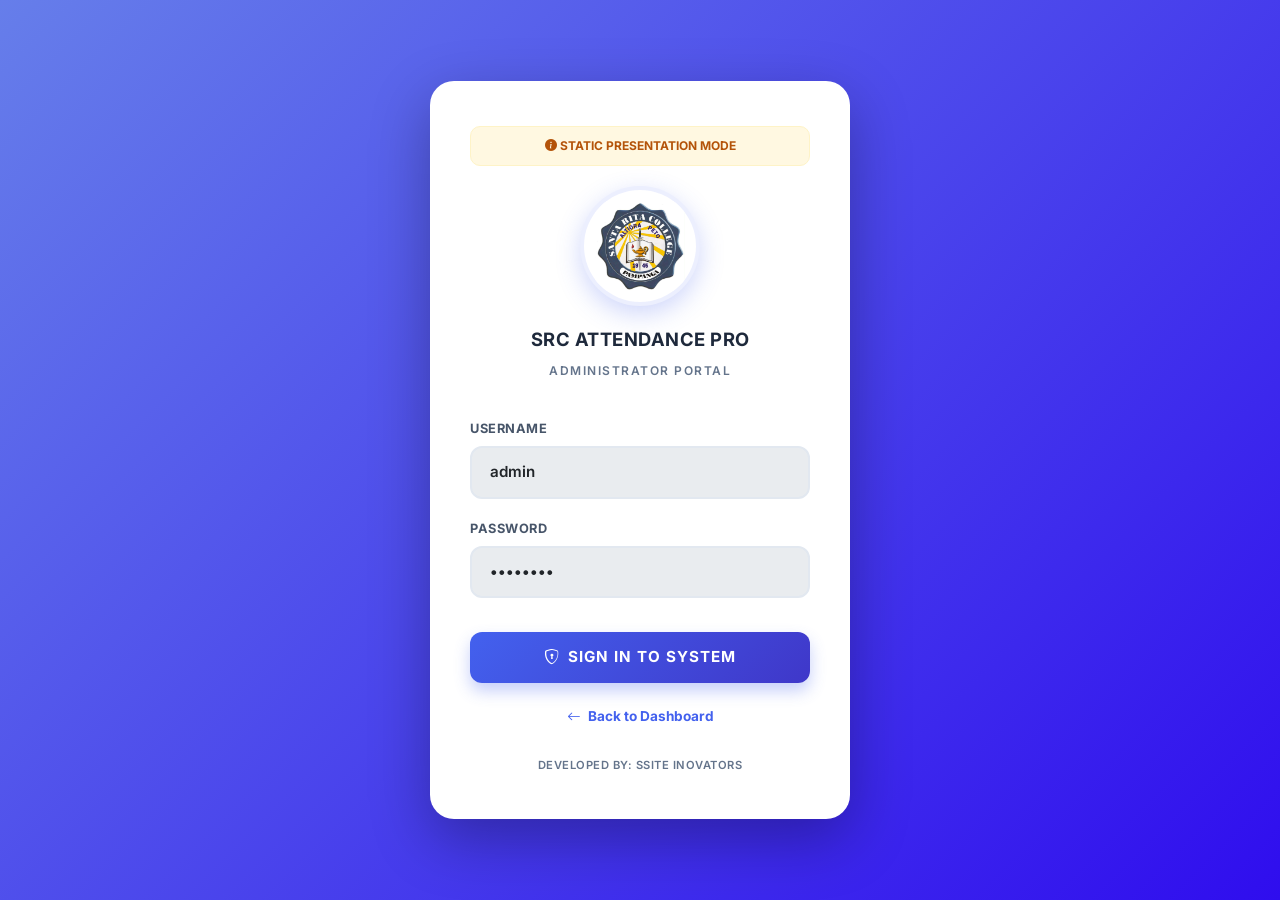
<file: login.html>
<!DOCTYPE html>
<html lang="en">
<head>
    <meta charset="UTF-8">
    <meta name="viewport" content="width=device-width, initial-scale=1.0">
    <title>Login | SRC Attendance Pro</title>
    <link href="https://cdn.jsdelivr.net/npm/bootstrap@5.3.0/dist/css/bootstrap.min.css" rel="stylesheet">
    <link rel="stylesheet" href="https://cdn.jsdelivr.net/npm/bootstrap-icons@1.11.0/font/bootstrap-icons.css">
    <link href="https://fonts.googleapis.com/css2?family=Inter:wght@400;600;700;800&display=swap" rel="stylesheet">
    <style>
        :root {
            --primary: #4361ee;
            --secondary: #3f37c9;
        }
        * { margin: 0; padding: 0; box-sizing: border-box; }
        body { 
            background: linear-gradient(135deg, #667eea 0%, #2f0deeff 100%); 
            min-height: 100vh; 
            display: flex; 
            align-items: center; 
            justify-content: center; 
            font-family: 'Inter', sans-serif;
            padding: 20px;
        }
        .login-card { 
            background: #ffffff;
            width: 100%;
            max-width: 420px;
            padding: 45px 40px;
            border-radius: 24px; 
            box-shadow: 0 20px 60px rgba(0, 0, 0, 0.3); 
        }
        .logo-container {
            width: 120px;
            height: 120px;
            margin: 0 auto 20px;
            border-radius: 50%;
            overflow: hidden;
            box-shadow: 0 8px 24px rgba(67, 97, 238, 0.25);
            border: 4px solid rgba(67, 97, 238, 0.1);
            background: white;
            display: flex;
            align-items: center;
            justify-content: center;
        }
        .logo-container img {
            width: 80%;
            height: 80%;
            object-fit: contain;
        }
        .brand-title {
            font-size: 1.15rem;
            font-weight: 700;
            color: #1e293b;
            text-align: center;
            margin-bottom: 8px;
            letter-spacing: 0.5px;
            text-transform: uppercase;
        }
        .brand-subtitle {
            font-size: 0.75rem;
            font-weight: 600;
            color: #64748b;
            text-align: center;
            margin-bottom: 35px;
            letter-spacing: 1.5px;
            text-transform: uppercase;
        }
        .form-label {
            font-size: 0.8rem;
            font-weight: 700;
            color: #475569;
            text-transform: uppercase;
            letter-spacing: 0.5px;
            margin-bottom: 8px;
        }
        .form-control {
            border: 2px solid #e2e8f0;
            background: #f8fafc;
            padding: 13px 18px;
            border-radius: 12px;
            font-weight: 600;
            font-size: 0.95rem;
            transition: all 0.3s;
        }
        .form-control:focus {
            border-color: var(--primary);
            background: #fff;
            box-shadow: 0 0 0 4px rgba(67, 97, 238, 0.08);
            outline: none;
        }
        .btn-login {
            background: linear-gradient(135deg, var(--primary) 0%, var(--secondary) 100%);
            border: none;
            padding: 14px;
            border-radius: 12px;
            font-weight: 700;
            font-size: 0.95rem;
            letter-spacing: 1px;
            color: white;
            box-shadow: 0 8px 16px rgba(67, 97, 238, 0.3);
            transition: all 0.3s;
            text-transform: uppercase;
            width: 100%;
            margin-top: 10px;
        }
        .btn-login:hover {
            transform: translateY(-2px);
            box-shadow: 0 12px 24px rgba(67, 97, 238, 0.4);
        }
        .demo-notice {
            background: #fff8e1;
            color: #b45309;
            padding: 10px;
            border-radius: 10px;
            font-size: 0.75rem;
            font-weight: 700;
            margin-bottom: 20px;
            text-align: center;
            border: 1px solid #fef3c7;
        }
        .footer-text {
            text-align: center;
            margin-top: 30px;
            font-size: 0.7rem;
            font-weight: 600;
            color: #64748b;
            text-transform: uppercase;
            letter-spacing: 0.5px;
        }
        a { color: var(--primary); text-decoration: none; font-weight: 700; }
    </style>
</head>
<body>
    <div class="login-card">
        <div class="demo-notice">
            <i class="bi bi-info-circle-fill"></i> STATIC PRESENTATION MODE
        </div>
        <div class="logo-container">
            <img src="assets/logo.jpg" alt="Brand Logo">
        </div>
        <div class="brand-title">SRC ATTENDANCE PRO</div>
        <div class="brand-subtitle">Administrator Portal</div>

        <form onsubmit="event.preventDefault(); window.location.href='index.html';">
            <div class="mb-3">
                <label class="form-label">Username</label>
                <input type="text" class="form-control" placeholder="Enter username" value="admin" disabled>
            </div>
            <div class="mb-4">
                <label class="form-label">Password</label>
                <input type="password" class="form-control" placeholder="Enter password" value="••••••••" disabled>
            </div>
            <button type="submit" class="btn-login">
                <i class="bi bi-shield-lock me-2"></i>Sign In to System
            </button>
        </form>

        <div style="text-align: center; margin-top: 20px;">
            <a href="index.html" style="font-size: 0.85rem;"><i class="bi bi-arrow-left me-1"></i> Back to Dashboard</a>
        </div>

        <div class="footer-text">
            Developed by: SSITE Inovators
        </div>
    </div>
</body>
</html>
</file>
<file: css/demo-style.css>
:root {
    --primary: #4361ee;
    --primary-light: #4895ef;
    --secondary: #3f37c9;
    --success: #198754;
    --danger: #dc3545;
    --warning: #ffc107;
    --info: #0dcaf0;
    --dark: #212529;
    --light: #f8f9fa;
    --sidebar-width: 280px;
    --sidebar-collapsed-width: 80px;
    --glass-bg: rgba(255, 255, 255, 0.95);
    --card-shadow: 0 10px 30px rgba(0, 0, 0, 0.05);

    /* Theme Variables */
    --bg-body: #f0f2f5;
    --bg-card: #ffffff;
    --text-main: #212529;
    --text-muted: #6c757d;
    --border-color: #dee2e6;
    --topbar-bg: #ffffff;
    --sidebar-bg: #252b61;
}

[data-theme="dark"] {
    --bg-body: #0f172a;
    --bg-card: #1e293b;
    --text-main: #f8fafc;
    --text-muted: #94a3b8;
    --border-color: #334155;
    --topbar-bg: #1e293b;
    --sidebar-bg: #020617;
    --card-shadow: 0 10px 30px rgba(0, 0, 0, 0.3);
    --light: #334155;
    --dark: #f8fafc;
}

* {
    margin: 0;
    padding: 0;
    box-sizing: border-box;
}

body {
    font-family: 'Inter', 'Plus Jakarta Sans', sans-serif;
    background-color: var(--bg-body);
    color: var(--text-main);
    min-height: 100vh;
}

/* Sidebar */
#sidebar {
    width: var(--sidebar-width);
    height: 100vh;
    position: fixed;
    left: 0;
    top: 0;
    background: var(--sidebar-bg);
    color: white;
    z-index: 1000;
    display: flex;
    flex-direction: column;
    border-right: 1px solid var(--border-color);
}

.sidebar-brand {
    padding: 30px 25px;
    font-size: 1.2rem;
    font-weight: 800;
    display: flex;
    align-items: center;
    gap: 12px;
    border-bottom: 1px solid rgba(255, 255, 255, 0.05);
}

.sidebar-logo {
    width: 40px;
    height: 40px;
    object-fit: contain;
    border-radius: 8px;
    background: white;
    padding: 4px;
}

.nav-menu {
    padding: 20px 0;
    flex: 1;
    overflow-y: auto;
}

.nav-item {
    padding: 0 15px;
    margin-top: 5px;
}

.nav-link {
    display: flex;
    align-items: center;
    gap: 12px;
    padding: 12px 18px;
    color: rgba(255, 255, 255, 0.7);
    text-decoration: none;
    border-radius: 12px;
    font-size: 0.95rem;
    font-weight: 500;
    transition: all 0.2s;
}

.nav-link i {
    font-size: 1.25rem;
    width: 25px;
    text-align: center;
}

.nav-link:hover {
    background: rgba(255, 255, 255, 0.05);
    color: white;
}

.nav-link.active {
    background: var(--primary) !important;
    color: white !important;
    font-weight: 700;
}

/* Content */
#content {
    margin-left: var(--sidebar-width);
    padding: 25px;
    min-height: 100vh;
}

.top-navbar {
    background: var(--topbar-bg);
    padding: 15px 30px;
    border-radius: 15px;
    margin-bottom: 30px;
    display: flex;
    justify-content: space-between;
    align-items: center;
    box-shadow: var(--card-shadow);
}

.welcome-section {
    margin-bottom: 40px;
}

.welcome-section h1 {
    font-weight: 800;
    font-size: 2rem;
    margin-bottom: 5px;
}

.welcome-section p {
    color: var(--text-muted);
    font-weight: 500;
}

/* Stat Cards */
.stats-grid {
    display: grid;
    grid-template-columns: repeat(auto-fit, minmax(260px, 1fr));
    gap: 20px;
    margin-bottom: 30px;
}

.stat-card {
    background: var(--bg-card);
    padding: 24px;
    border-radius: 24px;
    box-shadow: var(--card-shadow);
    border: 1px solid var(--border-color);
    position: relative;
    overflow: hidden;
    transition: transform 0.3s cubic-bezier(0.34, 1.56, 0.64, 1);
    text-decoration: none;
    color: inherit;
}

.stat-card:hover { transform: translateY(-8px); }

.stat-icon-box {
    width: 48px;
    height: 48px;
    border-radius: 14px;
    display: flex;
    align-items: center;
    justify-content: center;
    font-size: 1.5rem;
    margin-bottom: 12px;
}

.stat-label {
    font-size: .875rem;
    font-weight: 600;
    color: var(--text-muted);
    text-transform: uppercase;
    letter-spacing: .05em;
}

.stat-number {
    font-size: 2.25rem;
    font-weight: 800;
    margin-top: 4px;
}

.stat-bg-icon {
    position: absolute;
    right: -10px;
    bottom: -15px;
    font-size: 6rem;
    opacity: .03;
    transform: rotate(-15deg);
    pointer-events: none;
}

/* Accents */
.accent-primary   .stat-icon-box { background: rgba(67, 97, 238, 0.1); color: var(--primary); }
.accent-success   .stat-icon-box { background: rgba(25, 135, 84, 0.1); color: var(--success); }
.accent-danger    .stat-icon-box { background: rgba(220, 53, 69, 0.1); color: var(--danger); }
.accent-warning   .stat-icon-box { background: rgba(255, 193, 7, 0.1); color: #9a6d00; }
.accent-info      .stat-icon-box { background: rgba(13, 202, 240, 0.1); color: var(--info); }
.accent-secondary .stat-icon-box { background: rgba(108, 117, 125, 0.1); color: #6c757d; }

/* Bottom Grid */
.bottom-grid {
    display: grid;
    grid-template-columns: 2fr 1fr;
    gap: 24px;
}

.action-card {
    background: var(--bg-card);
    border-radius: 24px;
    padding: 30px;
    border: 1px solid var(--border-color);
    box-shadow: var(--card-shadow);
}

.quick-action-btn {
    background: var(--bg-body);
    border-radius: 20px;
    padding: 24px;
    text-align: center;
    text-decoration: none;
    color: var(--text-main);
    font-weight: 700;
    transition: all 0.3s;
    display: flex;
    flex-direction: column;
    align-items: center;
    gap: 12px;
}

.quick-action-btn:hover {
    background: var(--bg-card);
    transform: translateY(-4px);
    color: var(--primary);
    box-shadow: var(--card-shadow);
}

.quick-action-btn i { font-size: 1.75rem; }

/* TV Styles (Exact Replica) */
.tv-summary {
    display: flex;
    justify-content: center;
    padding: 15px;
    background: #151b23;
    gap: 15px;
    border-bottom: 2px solid #30363d;
}

.tv-grid {
    display: grid;
    grid-template-columns: repeat(20, 1fr);
    grid-template-rows: repeat(4, 1fr);
    gap: 6px;
    padding: 15px;
    background: #0d1117;
    height: calc(100vh - 160px);
}

.tv-card {
    background: #151b23;
    border: 1px solid #30363d;
    border-radius: 10px;
    padding: 6px 4px;
    display: flex;
    flex-direction: column;
    align-items: center;
    position: relative;
    transition: transform 0.2s, box-shadow 0.2s;
}

.tv-card:hover { transform: translateY(-3px); z-index: 100; box-shadow: 0 8px 28px rgba(0,0,0,0.5); }

.tv-card::before {
    content: '';
    position: absolute;
    top: 0; left: 0; right: 0; height: 4px;
    background: #cbd5e1;
}

.tv-card.status-in::before { background: #22c55e; }
.tv-card.status-out::before { background: #ef4444; }

.tv-profile {
    width: 50px;
    height: 50px;
    border-radius: 50%;
    border: 2px solid #cbd5e1;
    overflow: hidden;
    margin-bottom: 4px;
}

.tv-profile img { width: 100%; height: 100%; object-fit: cover; }

.tv-name { font-size: 0.72rem; font-weight: 800; color: white; line-height: 1.1; margin-bottom: 2px; text-align: center; }
.tv-dept { font-size: 0.45rem; color: #3b82f6; text-transform: uppercase; font-weight: 700; }

.time-popup {
    position: absolute;
    bottom: calc(100% + 10px);
    left: 50%;
    transform: translateX(-50%);
    width: 180px;
    background: #0f172a;
    padding: 12px;
    border-radius: 12px;
    opacity: 0;
    pointer-events: none;
    transition: 0.2s;
    z-index: 1000;
    border: 1px solid rgba(255,255,255,0.1);
}

.tv-card:hover .time-popup { opacity: 1; }

.popup-row { display: flex; justify-content: space-between; padding: 4px 0; border-bottom: 1px solid rgba(255,255,255,0.1); }
.popup-label { font-size: 0.65rem; color: #64748b; font-weight: 700; }
.popup-time { font-size: 0.88rem; font-weight: 800; color: #58a6ff; }

/* Responsive */
@media (max-width: 992px) {
    #sidebar { left: -100%; }
    #content { margin-left: 0; }
    .bottom-grid { grid-template-columns: 1fr; }
}
</file>
